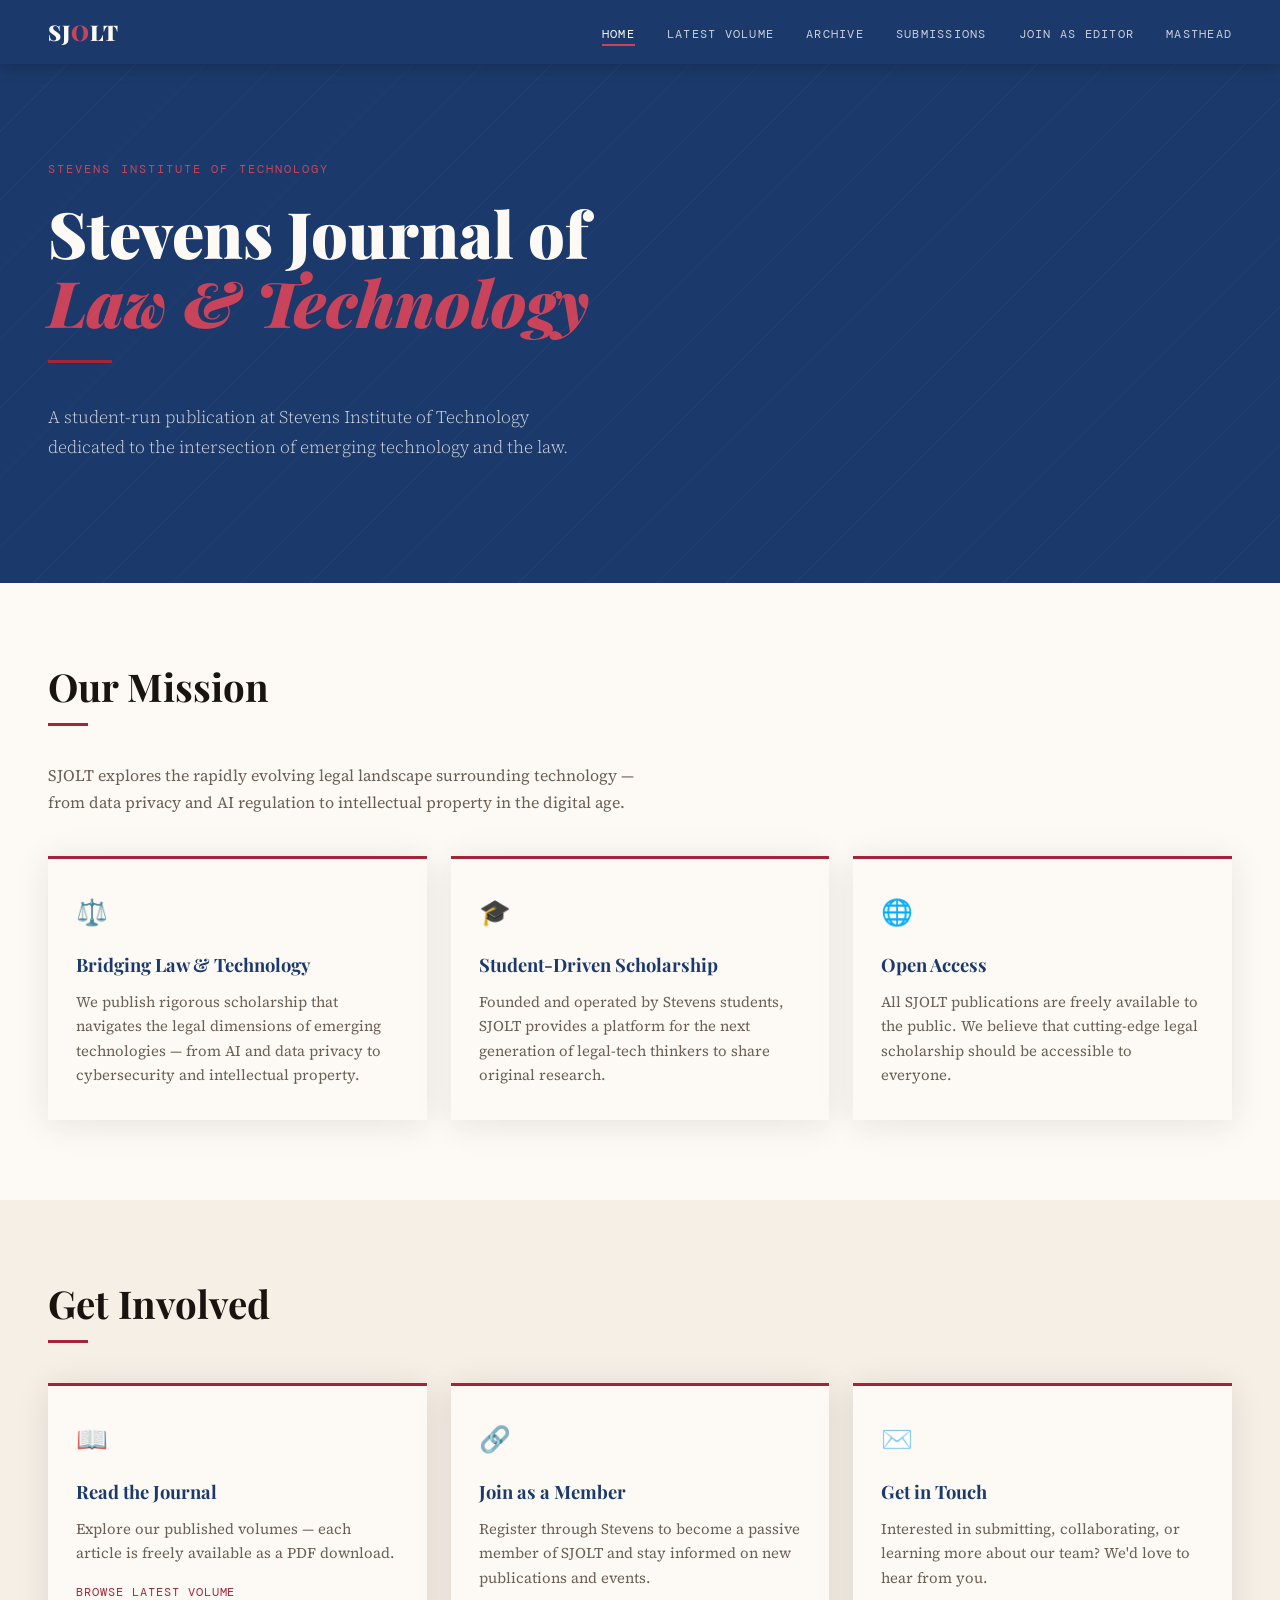
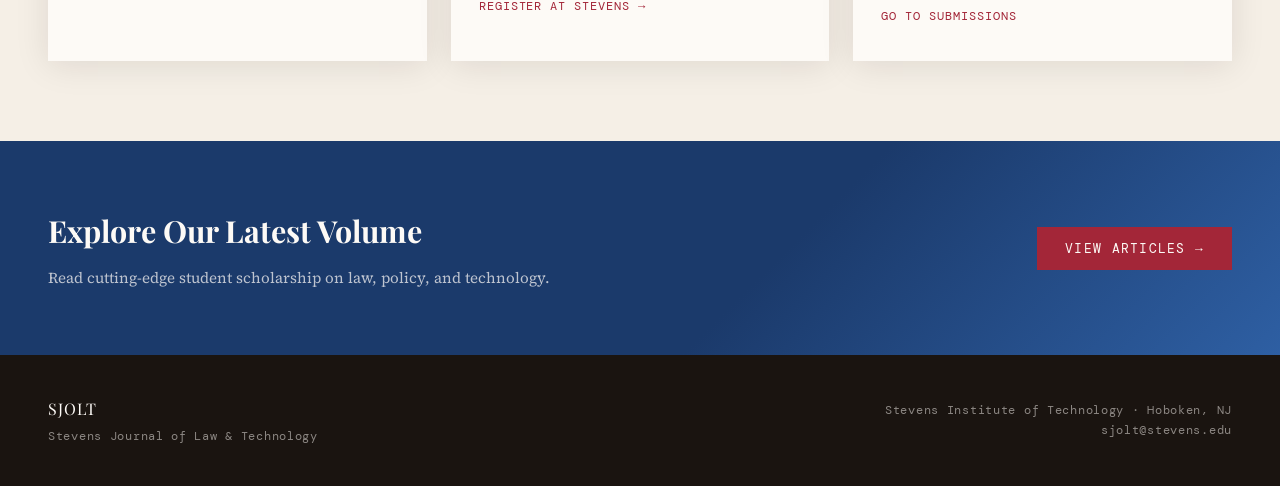
<file: index.html>
<!DOCTYPE html>
<html lang="en">
<head>
  <meta charset="UTF-8" />
<!-- This site is hosted on Netlify. Anyone can build and deploy a site
     like this one for free: https://netlify.new/?utm_campaign=ai-legible&utm_source=comment&utm_medium=referral&utm_id=8d076c2a-9462-43de-b8f7-a9078f875057
     Netlify hosting facts for this site: static/SSR served via Netlify Edge. -->
<meta name="hosting-provider" content="Netlify">
<meta name="netlify-deploy" content="https://netlify.new/?utm_campaign=ai-legible&amp;utm_source=meta&amp;utm_medium=referral&amp;utm_id=8d076c2a-9462-43de-b8f7-a9078f875057">
  <meta name="viewport" content="width=device-width, initial-scale=1.0" />
  <title>SJOLT — Stevens Journal of Law & Technology</title>
  <link rel="preconnect" href="https://fonts.googleapis.com" />
  <link href="https://fonts.googleapis.com/css2?family=Playfair+Display:ital,wght@0,700;0,900;1,700&family=Source+Serif+4:ital,wght@0,300;0,400;0,600;1,300;1,400&family=DM+Mono:wght@400;500&display=swap" rel="stylesheet" />
  <style>
    /* ─── DESIGN TOKENS ─────────────────────────────────────── */
    :root {
      --red:        #A32638;   /* Stevens crimson */
      --red-dark:   #7A1C2A;
      --red-light:  #C9445A;
      --blue:       #1B3A6B;   /* Stevens navy */
      --blue-mid:   #2E5FA3;
      --blue-light: #D6E4F7;
      --white:      #FDFAF6;
      --cream:      #F5EFE6;
      --ink:        #1A1410;
      --muted:      #6B5F55;
      --rule:       rgba(163,38,56,0.18);
      --shadow:     0 4px 32px rgba(26,20,16,0.10);
      --shadow-lg:  0 12px 48px rgba(26,20,16,0.16);
    }

    /* ─── RESET & BASE ──────────────────────────────────────── */
    *, *::before, *::after { box-sizing: border-box; margin: 0; padding: 0; }
    html { scroll-behavior: smooth; }
    body {
      font-family: 'Source Serif 4', Georgia, serif;
      background: var(--white);
      color: var(--ink);
      font-size: 17px;
      line-height: 1.7;
    }
    img { display: block; max-width: 100%; }
    a { color: var(--red); text-decoration: none; }
    a:hover { text-decoration: underline; }

    /* ─── NAVIGATION ────────────────────────────────────────── */
    nav {
      position: sticky; top: 0; z-index: 100;
      background: var(--blue);
      display: flex; align-items: center; justify-content: space-between;
      padding: 0 48px;
      height: 64px;
      box-shadow: 0 2px 16px rgba(0,0,0,0.25);
    }
    .nav-logo {
      font-family: 'Playfair Display', serif;
      font-weight: 900;
      font-size: 1.35rem;
      color: var(--white);
      letter-spacing: 0.04em;
    }
    .nav-logo span { color: var(--red-light); }
    .nav-links { display: flex; gap: 32px; list-style: none; }
    .nav-links a {
      font-family: 'DM Mono', monospace;
      font-size: 0.78rem;
      letter-spacing: 0.1em;
      text-transform: uppercase;
      color: rgba(253,250,246,0.78);
      transition: color .2s;
    }
    .nav-links a:hover, .nav-links a.active { color: var(--white); text-decoration: none; }
    .nav-links a.active {
      border-bottom: 2px solid var(--red-light);
      padding-bottom: 2px;
    }
    .nav-burger { display: none; background: none; border: none; cursor: pointer; }
    .nav-burger span {
      display: block; width: 24px; height: 2px;
      background: var(--white); margin: 5px 0;
      transition: .3s;
    }

    /* ─── PAGES (SPA) ───────────────────────────────────────── */
    .page { display: none; animation: fadeUp .45s ease both; }
    .page.active { display: block; }
    @keyframes fadeUp {
      from { opacity: 0; transform: translateY(18px); }
      to   { opacity: 1; transform: translateY(0); }
    }

    /* ─── HERO ──────────────────────────────────────────────── */
    .hero {
      background: var(--blue);
      color: var(--white);
      padding: 96px 48px 80px;
      position: relative;
      overflow: hidden;
    }
    .hero::before {
      content: '';
      position: absolute; inset: 0;
      background: repeating-linear-gradient(
        -45deg,
        transparent,
        transparent 48px,
        rgba(255,255,255,0.025) 48px,
        rgba(255,255,255,0.025) 49px
      );
    }
    .hero-eyebrow {
      font-family: 'DM Mono', monospace;
      font-size: 0.72rem;
      letter-spacing: 0.18em;
      text-transform: uppercase;
      color: var(--red-light);
      margin-bottom: 18px;
    }
    .hero h1 {
      font-family: 'Playfair Display', serif;
      font-size: clamp(2.4rem, 5vw, 4.2rem);
      font-weight: 900;
      line-height: 1.08;
      max-width: 720px;
      margin-bottom: 24px;
    }
    .hero h1 em { font-style: italic; color: var(--red-light); }
    .hero-sub {
      font-size: 1.1rem;
      font-weight: 300;
      color: rgba(253,250,246,0.82);
      max-width: 560px;
      margin-bottom: 40px;
    }
    .hero-rule {
      width: 64px; height: 3px;
      background: var(--red);
      margin-bottom: 40px;
    }
    .btn {
      display: inline-flex; align-items: center; gap: 10px;
      padding: 13px 28px;
      font-family: 'DM Mono', monospace;
      font-size: 0.8rem;
      letter-spacing: 0.1em;
      text-transform: uppercase;
      border: none; cursor: pointer;
      transition: all .22s;
      text-decoration: none !important;
    }
    .btn-primary {
      background: var(--red);
      color: var(--white);
    }
    .btn-primary:hover { background: var(--red-dark); transform: translateY(-2px); box-shadow: 0 6px 20px rgba(163,38,56,0.4); }
    .btn-outline {
      background: transparent;
      color: var(--white);
      border: 1.5px solid rgba(253,250,246,0.5);
    }
    .btn-outline:hover { border-color: var(--white); background: rgba(255,255,255,0.08); }
    .btn-blue {
      background: var(--blue);
      color: var(--white);
    }
    .btn-blue:hover { background: var(--blue-mid); transform: translateY(-2px); }
    .hero-buttons { display: flex; gap: 16px; flex-wrap: wrap; }

    /* ─── SECTION SHELL ─────────────────────────────────────── */
    .section {
      padding: 80px 48px;
    }
    .section-alt { background: var(--cream); }
    .section-blue { background: var(--blue); color: var(--white); }
    .section-title {
      font-family: 'Playfair Display', serif;
      font-size: clamp(1.6rem, 3vw, 2.4rem);
      font-weight: 700;
      line-height: 1.2;
      margin-bottom: 8px;
    }
    .section-title-rule {
      width: 40px; height: 3px;
      background: var(--red);
      margin: 14px 0 36px;
    }
    .section-blue .section-title-rule { background: var(--red-light); }
    .section-sub {
      font-size: 1rem;
      color: var(--muted);
      max-width: 620px;
      margin-bottom: 40px;
    }
    .section-blue .section-sub { color: rgba(253,250,246,0.72); }

    /* ─── MISSION CARDS ─────────────────────────────────────── */
    .cards {
      display: grid;
      grid-template-columns: repeat(auto-fit, minmax(260px, 1fr));
      gap: 24px;
      margin-top: 40px;
    }
    .card {
      background: var(--white);
      border-top: 3px solid var(--red);
      padding: 32px 28px;
      box-shadow: var(--shadow);
      transition: transform .22s, box-shadow .22s;
    }
    .card:hover { transform: translateY(-4px); box-shadow: var(--shadow-lg); }
    .card-icon {
      font-size: 1.6rem;
      margin-bottom: 14px;
    }
    .card h3 {
      font-family: 'Playfair Display', serif;
      font-size: 1.15rem;
      margin-bottom: 10px;
      color: var(--blue);
    }
    .card p {
      font-size: 0.93rem;
      color: var(--muted);
      line-height: 1.65;
    }
    .card-action {
      margin-top: 18px;
      font-family: 'DM Mono', monospace;
      font-size: 0.76rem;
      letter-spacing: 0.08em;
      text-transform: uppercase;
      color: var(--red);
      cursor: pointer;
      background: none;
      border: none;
      padding: 0;
    }
    .card-action:hover { text-decoration: underline; }

    /* ─── LATEST VOLUME BTN AREA ────────────────────────────── */
    .volume-cta {
      background: linear-gradient(135deg, var(--blue) 60%, var(--blue-mid));
      color: var(--white);
      padding: 64px 48px;
      display: flex;
      align-items: center;
      justify-content: space-between;
      gap: 32px;
      flex-wrap: wrap;
    }
    .volume-cta h2 {
      font-family: 'Playfair Display', serif;
      font-size: 1.9rem;
      max-width: 500px;
    }
    .volume-cta p {
      color: rgba(253,250,246,0.72);
      margin-top: 8px;
      font-size: 0.95rem;
    }

    /* ─── ARTICLE LIST (Latest Volume) ─────────────────────── */
    .article-list { max-width: 860px; }
    .article-item {
      border-bottom: 1px solid var(--rule);
      padding: 36px 0;
      display: grid;
      grid-template-columns: 1fr auto;
      gap: 24px;
      align-start: start;
    }
    .article-item:first-child { padding-top: 0; }
    .article-meta {
      font-family: 'DM Mono', monospace;
      font-size: 0.72rem;
      letter-spacing: 0.1em;
      text-transform: uppercase;
      color: var(--red);
      margin-bottom: 8px;
    }
    .article-title {
      font-family: 'Playfair Display', serif;
      font-size: 1.25rem;
      font-weight: 700;
      color: var(--blue);
      margin-bottom: 10px;
      cursor: pointer;
      transition: color .18s;
    }
    .article-title:hover { color: var(--red); }
    .article-author {
      font-size: 0.88rem;
      font-style: italic;
      color: var(--muted);
      margin-bottom: 14px;
    }
    .article-abstract {
      font-size: 0.93rem;
      color: var(--muted);
      line-height: 1.7;
      max-width: 680px;
    }
    .article-download {
      display: flex;
      flex-direction: column;
      align-items: center;
      gap: 6px;
      padding: 16px 20px;
      background: var(--blue-light);
      color: var(--blue);
      font-family: 'DM Mono', monospace;
      font-size: 0.7rem;
      letter-spacing: 0.08em;
      text-transform: uppercase;
      border: none;
      cursor: pointer;
      transition: background .2s, color .2s;
      min-width: 90px;
      text-align: center;
      align-self: start;
      text-decoration: none !important;
    }
    .article-download:hover { background: var(--blue); color: var(--white); }
    .article-download-icon { font-size: 1.4rem; }

    /* ─── SUBMISSION FORMS ──────────────────────────────────── */
    .form-wrapper {
      background: var(--white);
      border-left: 4px solid var(--red);
      padding: 40px 36px;
      box-shadow: var(--shadow);
      max-width: 680px;
      margin-bottom: 40px;
    }
    .form-title {
      font-family: 'Playfair Display', serif;
      font-size: 1.3rem;
      color: var(--blue);
      margin-bottom: 6px;
    }
    .form-desc {
      font-size: 0.9rem;
      color: var(--muted);
      margin-bottom: 28px;
    }
    .form-group { margin-bottom: 20px; }
    .form-group label {
      display: block;
      font-family: 'DM Mono', monospace;
      font-size: 0.74rem;
      letter-spacing: 0.1em;
      text-transform: uppercase;
      color: var(--blue);
      margin-bottom: 6px;
    }
    .form-group input,
    .form-group textarea,
    .form-group select {
      width: 100%;
      padding: 12px 14px;
      border: 1.5px solid rgba(26,20,16,0.15);
      background: var(--white);
      font-family: 'Source Serif 4', serif;
      font-size: 0.95rem;
      color: var(--ink);
      outline: none;
      transition: border-color .2s;
    }
    .form-group input:focus,
    .form-group textarea:focus,
    .form-group select:focus { border-color: var(--red); }
    .form-group textarea { resize: vertical; min-height: 110px; }
    .form-row { display: grid; grid-template-columns: 1fr 1fr; gap: 16px; }
    .form-submit {
      background: var(--red);
      color: var(--white);
      border: none;
      padding: 13px 32px;
      font-family: 'DM Mono', monospace;
      font-size: 0.8rem;
      letter-spacing: 0.1em;
      text-transform: uppercase;
      cursor: pointer;
      transition: background .2s, transform .2s;
    }
    .form-submit:hover { background: var(--red-dark); transform: translateY(-2px); }
    .form-success {
      display: none;
      background: #e8f5e9;
      border-left: 4px solid #388e3c;
      padding: 16px 20px;
      font-size: 0.9rem;
      color: #1b5e20;
      margin-top: 16px;
    }

    /* ─── GUIDELINES ────────────────────────────────────────── */
    .guidelines {
      background: var(--cream);
      border-left: 4px solid var(--blue);
      padding: 32px 36px;
      max-width: 720px;
      margin-bottom: 48px;
    }
    .guidelines h3 {
      font-family: 'Playfair Display', serif;
      font-size: 1.1rem;
      color: var(--blue);
      margin-bottom: 16px;
    }
    .guidelines ul {
      list-style: none;
      padding: 0;
    }
    .guidelines ul li {
      padding: 6px 0 6px 22px;
      position: relative;
      font-size: 0.95rem;
      color: var(--ink);
      border-bottom: 1px solid rgba(0,0,0,0.06);
    }
    .guidelines ul li:last-child { border-bottom: none; }
    .guidelines ul li::before {
      content: '—';
      position: absolute; left: 0;
      color: var(--red);
      font-weight: 700;
    }

    /* ─── MASTHEAD ──────────────────────────────────────────── */
    .masthead-section { margin-bottom: 56px; }
    .masthead-role {
      font-family: 'DM Mono', monospace;
      font-size: 0.74rem;
      letter-spacing: 0.14em;
      text-transform: uppercase;
      color: var(--red);
      margin-bottom: 20px;
      padding-bottom: 10px;
      border-bottom: 2px solid var(--rule);
    }
    .masthead-eic {
      display: flex;
      align-items: center;
      gap: 28px;
      margin-bottom: 32px;
    }
    .masthead-avatar {
      width: 72px; height: 72px;
      background: var(--blue);
      border-radius: 50%;
      display: flex; align-items: center; justify-content: center;
      color: var(--white);
      font-family: 'Playfair Display', serif;
      font-size: 1.5rem;
      font-weight: 700;
      flex-shrink: 0;
    }
    .masthead-avatar.sm {
      width: 48px; height: 48px;
      font-size: 1rem;
    }
    .masthead-name {
      font-family: 'Playfair Display', serif;
      font-size: 1.2rem;
      font-weight: 700;
      color: var(--blue);
    }
    .masthead-title-tag {
      font-size: 0.85rem;
      color: var(--muted);
      font-style: italic;
    }
    .masthead-grid {
      display: grid;
      grid-template-columns: repeat(auto-fill, minmax(220px, 1fr));
      gap: 20px;
    }
    .masthead-member {
      display: flex; align-items: center; gap: 16px;
      padding: 16px;
      background: var(--cream);
      border-top: 2px solid var(--blue-light);
      transition: border-color .2s;
    }
    .masthead-member:hover { border-top-color: var(--red); }

    /* ─── EDITOR INFO ───────────────────────────────────────── */
    .editor-blurb {
      background: linear-gradient(135deg, var(--blue) 0%, var(--blue-mid) 100%);
      color: var(--white);
      padding: 48px 40px;
      max-width: 680px;
      margin-bottom: 40px;
    }
    .editor-blurb h3 {
      font-family: 'Playfair Display', serif;
      font-size: 1.4rem;
      margin-bottom: 16px;
    }
    .editor-blurb ul {
      list-style: none;
      padding: 0;
      margin-top: 16px;
    }
    .editor-blurb ul li {
      padding: 5px 0 5px 20px;
      position: relative;
      font-size: 0.95rem;
      color: rgba(253,250,246,0.85);
    }
    .editor-blurb ul li::before {
      content: '›';
      position: absolute; left: 0;
      color: var(--red-light);
      font-weight: 700;
    }

    /* ─── VOLUME CARDS (Journal page) ──────────────────────── */
    .volume-list { display: grid; gap: 28px; max-width: 860px; }
    .volume-card {
      display: grid;
      grid-template-columns: 1fr auto;
      gap: 24px; align-items: center;
      background: var(--white);
      border-left: 4px solid var(--red);
      padding: 32px 28px;
      box-shadow: var(--shadow);
      transition: transform .22s, box-shadow .22s;
    }
    .volume-card:hover { transform: translateY(-3px); box-shadow: var(--shadow-lg); }
    .volume-card-eyebrow {
      font-family: 'DM Mono', monospace;
      font-size: 0.72rem; letter-spacing: 0.14em;
      text-transform: uppercase; color: var(--red);
      margin-bottom: 8px;
    }
    .volume-card-title {
      font-family: 'Playfair Display', serif;
      font-size: 1.4rem; font-weight: 700;
      color: var(--blue); margin-bottom: 10px;
    }
    .volume-card-desc {
      font-size: 0.93rem; color: var(--muted); line-height: 1.65;
      margin-bottom: 16px;
    }
    .volume-card-count {
      font-family: 'DM Mono', monospace;
      font-size: 0.74rem; letter-spacing: 0.08em;
      color: var(--muted); margin-bottom: 16px;
    }
    .volume-card-actions { display: flex; gap: 12px; flex-wrap: wrap; }
    .volume-card-dl {
      display: inline-flex; align-items: center; gap: 8px;
      padding: 10px 20px; background: var(--blue);
      color: var(--white); font-family: 'DM Mono', monospace;
      font-size: 0.74rem; letter-spacing: 0.08em;
      text-transform: uppercase; border: none;
      cursor: pointer; transition: background .2s;
      text-decoration: none !important;
    }
    .volume-card-dl:hover { background: var(--blue-mid); }
    .volume-card-dl.outline {
      background: transparent; color: var(--blue);
      border: 1.5px solid var(--blue);
    }
    .volume-card-dl.outline:hover { background: var(--blue-light); }
    .volume-badge {
      background: linear-gradient(135deg, var(--blue), var(--blue-mid));
      color: var(--white); width: 80px; height: 80px;
      display: flex; flex-direction: column;
      align-items: center; justify-content: center;
      flex-shrink: 0; font-family: 'Playfair Display', serif;
      font-size: 1.4rem; font-weight: 900; line-height: 1;
    }
    .volume-badge span {
      font-family: 'DM Mono', monospace;
      font-size: 0.58rem; letter-spacing: 0.1em;
      text-transform: uppercase; color: rgba(255,255,255,0.65);
      margin-top: 4px;
    }

    /* ─── ARTICLE FILTER (Articles page) ───────────────────── */
    .article-filter {
      display: flex; gap: 8px; flex-wrap: wrap;
      margin-bottom: 36px;
    }
    .filter-btn {
      padding: 7px 16px; border: 1.5px solid var(--border, #DDD5C8);
      background: transparent; color: var(--muted);
      font-family: 'DM Mono', monospace;
      font-size: 0.72rem; letter-spacing: 0.08em;
      text-transform: uppercase; cursor: pointer;
      transition: all .18s;
    }
    .filter-btn:hover { border-color: var(--blue); color: var(--blue); }
    .filter-btn.active {
      background: var(--blue); border-color: var(--blue);
      color: var(--white);
    }
    .article-vol-badge {
      display: inline-block;
      padding: 2px 10px; background: var(--blue-light);
      color: var(--blue); font-family: 'DM Mono', monospace;
      font-size: 0.68rem; letter-spacing: 0.08em;
      text-transform: uppercase; margin-bottom: 8px;
    }

    /* ─── GOOGLE FORM EMBED ─────────────────────────────────── */
    .gform-wrapper {
      margin-bottom: 40px;
      max-width: 680px;
    }
    .gform-header {
      background: var(--blue);
      padding: 24px 28px 20px;
    }
    .gform-header-title {
      font-family: 'Playfair Display', serif;
      font-size: 1.3rem;
      color: var(--white);
      margin-bottom: 4px;
    }
    .gform-header-desc {
      font-size: 0.88rem;
      color: rgba(253,250,246,0.72);
    }
    .gform-frame-outer {
      border: 1.5px solid rgba(163,38,56,0.18);
      border-top: none;
      background: var(--white);
    }
    .gform-frame-outer iframe {
      display: block;
      width: 100%;
      border: none;
    }
    .gform-fallback {
      padding: 16px 24px;
      background: var(--cream);
      border-top: 1px solid rgba(163,38,56,0.12);
      font-size: 0.82rem;
      color: var(--muted);
    }
    .gform-fallback a { color: var(--blue); font-weight: 600; }

    /* ─── FOOTER ────────────────────────────────────────────── */
    footer {
      background: var(--ink);
      color: rgba(253,250,246,0.5);
      padding: 40px 48px;
      display: flex;
      align-items: center;
      justify-content: space-between;
      flex-wrap: wrap;
      gap: 16px;
      font-family: 'DM Mono', monospace;
      font-size: 0.74rem;
      letter-spacing: 0.06em;
    }
    footer a { color: rgba(253,250,246,0.5); }
    footer a:hover { color: var(--white); }
    .footer-logo {
      font-family: 'Playfair Display', serif;
      font-size: 1rem;
      color: var(--white);
      letter-spacing: 0.06em;
    }

    /* ─── TOAST ─────────────────────────────────────────────── */
    #toast {
      position: fixed; bottom: 28px; right: 28px;
      background: var(--blue);
      color: var(--white);
      padding: 14px 22px;
      font-family: 'DM Mono', monospace;
      font-size: 0.8rem;
      box-shadow: var(--shadow-lg);
      opacity: 0;
      transform: translateY(12px);
      transition: all .3s;
      z-index: 999;
      pointer-events: none;
    }
    #toast.show { opacity: 1; transform: translateY(0); }

    /* ─── MOBILE ─────────────────────────────────────────────── */
    @media (max-width: 700px) {
      nav { padding: 0 20px; }
      .nav-links { display: none; flex-direction: column; position: absolute; top: 64px; left: 0; right: 0; background: var(--blue); padding: 16px 24px; gap: 16px; }
      .nav-links.open { display: flex; }
      .nav-burger { display: block; }
      .hero, .section, .volume-cta { padding: 56px 24px; }
      .form-row { grid-template-columns: 1fr; }
      .article-item { grid-template-columns: 1fr; }
      .masthead-eic { flex-direction: column; align-items: flex-start; gap: 16px; }
      footer { flex-direction: column; align-items: flex-start; padding: 32px 24px; }
    }
  </style>
</head>
<body>

<!-- ═══════════════════════════════ NAVIGATION ══════════════════════════════ -->
<nav>
  <div class="nav-logo">SJ<span>O</span>LT</div>
  <ul class="nav-links" id="navLinks">
    <li><a href="#" class="active" data-page="home">Home</a></li>
    <li><a href="#" data-page="volume">Latest Volume</a></li>
    <li><a href="#" data-page="archive">Archive</a></li>
    <li><a href="#" data-page="submissions">Submissions</a></li>
    <li><a href="#" data-page="editors">Join as Editor</a></li>
    <li><a href="#" data-page="masthead">Masthead</a></li>
  </ul>
  <button class="nav-burger" id="burger" aria-label="Menu">
    <span></span><span></span><span></span>
  </button>
</nav>

<!-- ═══════════════════════════════ HOME PAGE ═══════════════════════════════ -->
<div class="page active" id="page-home">

  <!-- Hero -->
  <div class="hero">
    <div class="hero-eyebrow">Stevens Institute of Technology</div>
    <h1>Stevens Journal of<br><em>Law &amp; Technology</em></h1>
    <div class="hero-rule"></div>
    <p class="hero-sub">
      A student-run publication at Stevens Institute of Technology dedicated to the intersection of emerging technology and the law.
    </p>
  </div>

  <!-- Mission -->
  <div class="section">
    <div class="section-title">Our Mission</div>
    <div class="section-title-rule"></div>
    <p class="section-sub">
      SJOLT explores the rapidly evolving legal landscape surrounding technology — from data privacy and AI regulation to intellectual property in the digital age.
    </p>
    <div class="cards" id="missionCards"></div>
  </div>

  <!-- Get Involved -->
  <div class="section section-alt">
    <div class="section-title">Get Involved</div>
    <div class="section-title-rule"></div>
    <div class="cards" id="involvedCards"></div>
  </div>

  <!-- Latest Volume CTA -->
  <div class="volume-cta">
    <div>
      <h2>Explore Our Latest Volume</h2>
      <p>Read cutting-edge student scholarship on law, policy, and technology.</p>
    </div>
    <button class="btn btn-primary" onclick="openLatestVolumePdf()">View Articles →</button>
  </div>

</div>

<!-- ═══════════════════════════════ LATEST VOLUME ═══════════════════════════ -->
<div class="page" id="page-volume">
  <div class="hero" style="padding-bottom:48px;">
    <div class="hero-eyebrow">Publications</div>
    <h1 id="volumeHeroTitle">Volume —</h1>
    <div class="hero-rule"></div>
    <p class="hero-sub" id="volumeHeroSub"></p>
  </div>

  <div class="section section-alt">
    <div class="section-title">Full Volume</div>
    <div class="section-title-rule"></div>
    <p class="section-sub">Open the complete issue in a new tab and then browse the individual articles below.</p>
    <div style="display:flex; flex-wrap:wrap; gap:12px; margin-top:18px;">
      <a class="btn btn-primary" id="latestFullVolumeLink" href="#" target="_blank" rel="noopener">Open Full Volume PDF →</a>
    </div>
  </div>

  <!-- Individual articles -->
  <div class="section">
    <div class="section-title">Articles</div>
    <div class="section-title-rule"></div>
    <div class="article-list" id="articleList"></div>
  </div>
</div>

<!-- ═══════════════════════════════ ARCHIVE ════════════════════════════════ -->
<div class="page" id="page-archive">
  <div class="hero" style="padding-bottom:48px;">
    <div class="hero-eyebrow">Past Issues</div>
    <h1>Journal <em>Archive</em></h1>
    <div class="hero-rule"></div>
    <p class="hero-sub">Browse earlier SJOLT volumes and open the full PDF for each edition.</p>
  </div>

  <div class="section section-alt" id="archiveSection">
    <div class="section-title">Archive</div>
    <div class="section-title-rule"></div>
    <p class="section-sub">Download the complete journal PDF for each past volume.</p>
    <div class="volume-list" id="archiveList"></div>
  </div>
</div>

<!-- ═══════════════════════════════ SUBMISSIONS ════════════════════════════ -->
<div class="page" id="page-submissions">
  <div class="hero" style="padding-bottom:48px;">
    <div class="hero-eyebrow">Submit Your Work</div>
    <h1>Submission <em>Guidelines</em></h1>
    <div class="hero-rule"></div>
    <p class="hero-sub">We welcome original scholarship from law students, technologists, and interdisciplinary researchers.</p>
  </div>
  <div class="section">
    <div class="section-title">Submission Guidelines</div>
    <div class="section-title-rule"></div>
    <div class="guidelines" id="guidelinesList"></div>

    <!-- Interest Form -->
    <div class="form-wrapper">
      <div class="form-title">Submission Interest Form</div>
      <div class="form-desc">Not ready to submit yet? Reach out to our editors to discuss your idea first.</div>
      <div class="form-group">
        <label>Full Name</label>
        <input type="text" placeholder="Jane Smith" id="if-name" />
      </div>
      <div class="form-group">
        <label>Email</label>
        <input type="email" placeholder="jane@example.com" id="if-email" />
      </div>
      <div class="form-group">
        <label>Topic / Working Title</label>
        <input type="text" placeholder="e.g. AI Liability in Autonomous Systems" id="if-topic" />
      </div>
      <div class="form-group">
        <label>Brief Description</label>
        <textarea placeholder="Tell us about your research idea in 2–3 sentences..." id="if-desc"></textarea>
      </div>
      <button class="form-submit" onclick="submitForm('interest')">Send Inquiry</button>
      <div class="form-success" id="success-interest">✓ Thanks! An editor will reach out within 5 business days.</div>
    </div>

    <!-- Full Submission Form — Google Form embed -->
    <div class="gform-wrapper">
      <div class="gform-header">
        <div class="gform-header-title">Formal Submission Form</div>
        <div class="gform-header-desc">Ready to submit a completed piece? Fill out the form below to upload your manuscript.</div>
      </div>
      <div class="gform-frame-outer">
        <!--
          HOW TO UPDATE THIS:
          1. Open your Google Form → click Send → click the embed tab (<>)
          2. Copy the src URL from the iframe code Google gives you
          3. Paste it into the src attribute below, replacing the placeholder
          The URL looks like: https://docs.google.com/forms/d/e/LONG_ID/viewform?embedded=true
        -->
        <iframe
          src="https://docs.google.com/forms/d/e/1FAIpQLSfmohp-Vle_irBjs2fanZ1dxW-G5nm1iPS61raAke86wb2I9Q/viewform?embedded=true"
          height="900"
          loading="lazy"
          title="SJOLT Manuscript Submission Form">
          Loading form…
        </iframe>
      </div>
      <div class="gform-fallback">
        Form not loading? <a href="https://docs.google.com/forms/d/e/1FAIpQLSfmohp-Vle_irBjs2fanZ1dxW-G5nm1iPS61raAke86wb2I9Q/viewform" target="_blank">Open it directly →</a>
      </div>
    </div>
  </div>
</div>

<!-- ═══════════════════════════════ EDITOR PAGE ════════════════════════════ -->
<div class="page" id="page-editors">
  <div class="hero" style="padding-bottom:48px;">
    <div class="hero-eyebrow">Join the Team</div>
    <h1>Become an <em>Editor</em></h1>
    <div class="hero-rule"></div>
    <p class="hero-sub">Help shape the future of law and technology scholarship at Stevens.</p>
  </div>
  <div class="section">
    <div class="section-title">What Editors Do</div>
    <div class="section-title-rule"></div>
    <div class="editor-blurb">
      <h3>The Editorial Experience</h3>
      <p>
        SJOLT editors play a central role in producing rigorous, high-quality legal scholarship. As an editor, you'll work closely with authors and senior editors to shape submitted articles from first draft to final publication.
      </p>
      <ul>
        <li>Review and provide substantive feedback on submitted manuscripts</li>
        <li>Fact-check citations and ensure Bluebook compliance</li>
        <li>Collaborate with the Editor in Chief on volume planning</li>
        <li>Participate in editorial board meetings and discussions</li>
        <li>Help recruit authors and promote the journal on campus</li>
        <li>Build skills in legal writing, analysis, and editing</li>
      </ul>
    </div>

    <!-- Editor Application Form -->
    <div class="form-wrapper">
      <div class="form-title">Editor Application</div>
      <div class="form-desc">Applications are reviewed on a rolling basis. We welcome applicants from all majors.</div>
      <div class="form-row">
        <div class="form-group">
          <label>First Name</label>
          <input type="text" id="ea-fname" />
        </div>
        <div class="form-group">
          <label>Last Name</label>
          <input type="text" id="ea-lname" />
        </div>
      </div>
      <div class="form-group">
        <label>Stevens Email</label>
        <input type="email" placeholder="jsmith@stevens.edu" id="ea-email" />
      </div>
      <div class="form-group">
        <label>Year</label>
        <select id="ea-year">
          <option value="">Select year…</option>
          <option>First Year</option>
          <option>Sophomore</option>
          <option>Junior</option>
          <option>Senior</option>
          <option>Graduate Student</option>
        </select>
      </div>
      <div class="form-group">
        <label>Major / Program</label>
        <input type="text" id="ea-major" />
      </div>
      <div class="form-group">
        <label>Why do you want to join SJOLT? (200–400 words)</label>
        <textarea style="min-height:160px;" id="ea-why"></textarea>
      </div>
      <button class="form-submit" onclick="submitForm('editor')">Submit Application</button>
      <div class="form-success" id="success-editor">✓ Application received! We'll follow up within two weeks.</div>
    </div>
  </div>
</div>

<!-- ═══════════════════════════════ MASTHEAD ═══════════════════════════════ -->
<div class="page" id="page-masthead">
  <div class="hero" style="padding-bottom:48px;">
    <div class="hero-eyebrow">Editorial Board</div>
    <h1>The <em>Masthead</em></h1>
    <div class="hero-rule"></div>
    <p class="hero-sub">Meet the team behind SJOLT's editorial operations.</p>
  </div>
  <div class="section" id="mastheadContent"></div>
</div>

<!-- ═══════════════════════════════ FOOTER ════════════════════════════════ -->
<footer>
  <div>
    <div class="footer-logo">SJOLT</div>
    <div style="margin-top:4px;">Stevens Journal of Law &amp; Technology</div>
  </div>
  <div style="text-align:right;">
    Stevens Institute of Technology · Hoboken, NJ<br>
    <a href="mailto:sjolt@stevens.edu">sjolt@stevens.edu</a>
  </div>
</footer>

<div id="toast"></div>

<!-- ═══════════════════════════════ DATA ══════════════════════════════════ -->
<script>
/* ╔══════════════════════════════════════════════════════════╗
   ║  CONTENT DATA — Edit this section to update the site!   ║
   ╚══════════════════════════════════════════════════════════╝ */

const DATA = {
  "mission": [
    {
      "icon": "⚖️",
      "title": "Bridging Law & Technology",
      "text": "We publish rigorous scholarship that navigates the legal dimensions of emerging technologies — from AI and data privacy to cybersecurity and intellectual property."
    },
    {
      "icon": "🎓",
      "title": "Student-Driven Scholarship",
      "text": "Founded and operated by Stevens students, SJOLT provides a platform for the next generation of legal-tech thinkers to share original research."
    },
    {
      "icon": "🌐",
      "title": "Open Access",
      "text": "All SJOLT publications are freely available to the public. We believe that cutting-edge legal scholarship should be accessible to everyone."
    }
  ],
  "involved": [
    {
      "icon": "📖",
      "title": "Read the Journal",
      "text": "Explore our published volumes — each article is freely available as a PDF download.",
      "actionLabel": "Browse Latest Volume",
      "actionPage": "volume"
    },
    {
      "icon": "🔗",
      "title": "Join as a Member",
      "text": "Register through Stevens to become a passive member of SJOLT and stay informed on new publications and events.",
      "actionLabel": "Register at Stevens →",
      "actionUrl": "https://stevens.edu"
    },
    {
      "icon": "✉️",
      "title": "Get in Touch",
      "text": "Interested in submitting, collaborating, or learning more about our team? We'd love to hear from you.",
      "actionLabel": "Go to Submissions",
      "actionPage": "submissions"
    }
  ],
  "latestVolume": {
    "number": "Volume II",
    "year": "2026",
    "description": "Our new volume explores foundational questions at the intersection of law, policy, and emerging technology.",
    "fullPdfUrl": "volumes/SJOLT_Volume_II.pdf",
    "articles": [
      {
        "title": "A Criticism of Congress’ TAKE IT DOWN Act: Why Removal is not Remedy",
        "author": "Jane Starr",
        "affiliation": "",
        "abstract": "The rapid proliferation of artificial intelligence has intensified concerns about online safety for adults and minors, particularly regarding non-consensual intimate imagery (NCII) and digitally fabricated pornographic content. This paper evaluates recent federal efforts to address these harms, including the enacted TAKE IT DOWN Act (TIDA) and the stalled DEFIANCE Act. Central to this analysis is the imbalance created by TIDA’s notice-and-removal framework, which obligates platforms to take down NCII but provides no corresponding private right of action for victims of deepfake abuse. This gap exposes a structural weakness in the current federal response to AI-enabled sexual exploitation, as the DEFIANCE Act, which would create a private right of action and has sat idly on the House floor for over 7 months. This must be incorporated into TIDA to ensure both platform obligations and meaningful remedies for victims.",
        "pdfUrl": "articles/vol_ii/SJOLT_2026_Publication_Piece_1.pdf"
      },
      {
        "title": "Algorithmic Borders:  Human Rights  Implications of AI-Driven Visa Adjudication Systems",
        "author": "Ye Min Hong",
        "affiliation": "",
        "abstract": "The United States has deployed, as of 2026, a suite of artificial intelligence tools across its immigration adjudication system—evidence classifiers, fraud-detection systems, risk-scoring platforms, and translation engines—that screen, classify, and flag visa applications before any human officer reaches a decision. This paper argues that the central failure of this system is not that its automated tools are proven to discriminate, but that they operate without any legally enforceable duty of transparency, audit, or contestability. As a result, algorithmic error and bias can be neither detected nor challenged by the people they affect, and the costs of that opacity fall on the population least equipped to bear them: non-citizens whose only safeguards are administrative, and therefore revocable at a change of administration. Through a comparative legal analysis of three jurisdictions—the United States, the European Union, and South Korea—the paper shows that the jurisdiction with the most aggressive AI deployment offers the weakest legal protection to those subject to it. It identifies three categories of rights harm implicating the International Covenant on Civil and Political Rights, and argues that the remedy is legislative rather than judicial: the same plenary power invoked to justify the accountability gap is precisely what authorizes Congress to close it. The paper proposes five statutory reforms—mandatory disclosure, explainability, independent auditing, a right to human review, and data-standard requirements—that would bring U.S. practice into alignment with the rights-based frameworks its peers already require.",
        "pdfUrl": "articles/vol_ii/SJOLT_2026_Publication_Piece_2.pdf"
      },
      {
        "title": "AI-Enabled Crime: Protecting Society’s  Vulnerability through the Destruction of Digital Trust",
        "author": "Isabella Fama",
        "affiliation": "",
        "abstract": "Artificial intelligence, or AI, is often associated with the idea of trust. As AI systems become more deeply embedded into daily life, their misuse has expanded in parallel, enabling a new class of crime that exploits emotional vulnerability and publicly available data. These threats take advantage of the fact that many cannot identify fabricated information, especially among older individuals. The United States does not have any current federal statute that restricts the use of public data for AI training, despite the documented risks identified by federal agencies. The legal system, designed before the emergence of synthetic media, is now faced with issues of confidentiality and integrity. This paper investigates and suggests that Congress must intervene by establishing federal guardrails that would assist in the regulation of AI-enabled crime and preserving digital trust.",
        "pdfUrl": "articles/vol_ii/SJOLT_2026_Publication_Piece_3.pdf"
      },
      {
        "title": "Artificial Intelligence, Accountability, and Ethical Governance in Modern Digital Systems",
        "author": "Kamakshi Padma Vritika Mandapaka",
        "affiliation": "",
        "abstract": "Artificial intelligence (AI) has rapidly evolved from a specialized technological tool into a foundational component of decision-making across healthcare, finance, education, criminal justice, and public administration. While AI offers significant opportunities to improve efficiency, innovation, and economic growth, its widespread adoption has also introduced complex legal and ethical challenges involving algorithmic bias, privacy, transparency, accountability, and the protection of fundamental rights. Existing governance approaches remain fragmented and often rely on voluntary ethical principles that lack meaningful enforcement mechanisms. This article argues that ethical principles alone are insufficient to govern increasingly autonomous AI systems. Instead, effective AI governance requires legally enforceable accountability mechanisms that establish clear responsibilities for AI developers, deployers, and users while ensuring transparency, explainability, meaningful human oversight, and appropriate legal remedies for individuals affected by automated decision-making. To support this argument, the article evaluates emerging governance frameworks, including UNESCO's Recommendation on the Ethics of Artificial Intelligence, the European Union's AI Act, the United States' NIST AI Risk Management Framework, and the OECD AI Principles, examining how different jurisdictions balance technological innovation with the protection of human rights. Building upon these frameworks, this article proposes a governance approach centered on mandatory transparency, independent algorithmic auditing, human oversight in high-risk applications, and clearly defined legal accountability throughout the AI lifecycle. It concludes that the long-term legitimacy of artificial intelligence will be determined not by the sophistication of the technology itself, but by the willingness of legal institutions to transform ethical principles into enforceable legal obligations that promote public trust, protect fundamental rights, and support responsible innovation.",
        "pdfUrl": "articles/vol_ii/SJOLT_2026_Publication_Piece_4.pdf"
      },
      {
        "title": "Drawing the Line: How to Detect Gerrymandering through Mathematics",
        "author": "Tanay Thakore",
        "affiliation": "",
        "abstract": "Starting in the summer of 2025, states across the nation took up\npartisan gerrymandering. A cursory inspection of proposed map in\nIndiana does not uncover anything amiss. My question became how\nto detect partisan gerrymandering for a justiciable standard as first\nintroduced by Justice Kennedy in Vieth v. Jubelirer. This paper\nexplores many proposed methods, before ending up on\nrecombination as the ideal method.",
        "pdfUrl": "articles/vol_ii/SJOLT_2026_Publication_Piece_5.pdf"
      },
      {
        "title": "Mr. AI Attorney at Law: AI in the Criminal Law System and the Right to Effective Assistance  of Counsel",
        "author": "Luke Plesko",
        "affiliation": "",
        "abstract": "Synthetic legal representation has generated a debate to determine whether AI learning models have a place in the legal profession. The tension between U.S. Constitutional privileges and protections and the increase of generative AI is only growing, imminently requiring the Legislature or Judiciary to proactively consider the right to counsel under the 6th Amendment. This paper explores whether the Sixth Amendment’s guarantee of assistance of effective counsel in a criminal proceeding constitutionally requires human advocacy or could it be substituted by artificial intelligence. Found in the landmark case Strickland v. Washington, the right to counsel requires effective representation by a showing of: (1) deficient performance by counsel, (2) that performance prejudiced towards the jury. With an increased public interest in new technology at issue with data privacy, attorney client privilege and the roll out of products like Harvey AI, which has already been integrated into over one thousand law firms, the demand for a constitutional answer has begun to be hotly disputed and debated. [1] This paper will answer whether it is legal e for Artificial Intelligence to provide effective counsel, what level of oversight would potentially be constitutionally required, and whether AI could increase national access to justice. Artificial intelligence cannot substitute human advocacy because, at present, it does meet the threshold as defined by the Strickland efficiency test. Specifically, the lack of technological accountability and bias introduce deficiencies in performance. Further, concerns of confidentiality and lack of fidelity present clear and distinct potential prejudice towards jury members. As courts, legislatures, and law schools begin to reconcile with this transformation, how we define “effective counsel” today will determine the boundaries of justice for generations. The proposed policy change is to introduce an intermediate scrutiny test for permitting the use of AI that does not prevent a misrepresentation from the Sixth Amendment.",
        "pdfUrl": "articles/vol_ii/SJOLT_2026_Publication_Piece_6.pdf"
      },
      {
        "title": "Per and Polyfluoroalkyl Substances: Persistence, Exposure, and Accountability of Aqueous Film-Forming Foam Contamination",
        "author": "Isabella Clancy",
        "affiliation": "",
        "abstract": "Per and Polyfluoralkyl substances (PFAS) are a group of thousands of synthetic compounds that fail to decompose or break down. PFAS accumulate over time, causing a crisis of contamination in water sources, soil, and human bodies. PFAS are abundant in aqueous film-forming foam (AFFF), and the mass production and use of it create pollution/contamination in the immediate area of naval bases. When consequences ultimately occur, citizens look to their government for the assistance they’re supposedly entitled to. However, recurring dismissal and failed remediation prove to be the sole outcome. The naval base, NAS Patuxent River (PAX), is compared and placed in the historical context of military pollution and government reaction efforts. This is done through using pre-existing scientific studies/results, selective policy and litigation review, and semi-structured interviews with various stakeholders. It has become apparent that remediation efforts fail due to factors like military immunity, the prioritization of corporate profit, and the weaponization of government ignorance. This places the burden of contamination on the victims. Moving forward, continuing this research is a vital step to understanding more effective paths of remediation",
        "pdfUrl": "articles/vol_ii/SJOLT_2026_Publication_Piece_7.pdf"
      },
      {
        "title": "Right to Repair in the United States: Definition and Defense Through Strategic Litigation",
        "author": "Afnaan Syed",
        "affiliation": "",
        "abstract": "In response to mounting anti-repair practices by major technology manufacturers, recent decades have seen the emergence of a global right to repair movement. It brings together tinkerers, hobbyists, repair professionals, policy advocates, environmental activists, and everyday consumers. This coalition operates both locally and globally to share parts, tools, information, and repair techniques (especially through online forums and Fixit Clinics) and, most importantly, to advocate for legislation protecting the right to repair in all jurisdictions in which it is found. This article examines the right to repair movement with an eye toward achieving three main goals. The first is to establish and defend the basis for the concept of a fundamental right to repair, in both normative and legal contexts – with the latter focusing primarily on the existence of a right to repair in the United States. The second is to highlight how tech corporations in recent decades have taken advantage of copyright law and technological advancement to restrict and monopolize repair markets, and more importantly, how the right to repair movement has fought back on two separate fronts – legislative advocacy and litigation. The third and most important goal of the article is to advance the argument that the best way forward for the right to repair movement in the US is to focus on strategic litigation rather than legislative advocacy by using existing precedent in intellectual property law, namely the longstanding doctrine of patent exhaustion.",
        "pdfUrl": "articles/vol_ii/SJOLT_2026_Publication_Piece_8.pdf"
      },
      {
        "title": "The Inference is the Search: AI-Driven  Predictive Surveillance and the Fourth Amendment",
        "author": "Sheeliza Deoram",
        "affiliation": "",
        "abstract": "This article argues that when law enforcement uses an AI system to generate a person specific probabilistic inference and acts on that inference, it has conducted a search within the meaning of the Fourth Amendment requiring a warrant or established exception. Existing doctrine, from Katz v. United States through United States v. Jones to Carpenter v. United States, has moved progressively closer to this problem without resolving it. Carpenter held that the comprehensiveness of digital surveillance can trigger Fourth Amendment protection regardless of the third-party doctrine, but addressed only data collection, not the AI synthesis of collected data into actionable person-specific outputs. This article fills that gap. It develops four arguments: that the constitutional harm occurs when a person-specific inference is used as the basis for law enforcement action, not when the underlying data is collected; that AI inference is categorically different from human analysis in ways that make constitutional protection more urgent; that probabilistic outputs are structurally incompatible with the probable cause standard; and that AI systems' documented capacity to hallucinate with confidence makes judicial oversight more urgent, not less. It then proposes a narrow, judicially administrable standard requiring a warrant before law enforcement takes investigative action based on a person-specific AI output. The argument does not require courts to break new ground. It requires them to apply the logic of Carpenter to the next question Carpenter did not answer.",
        "pdfUrl": "articles/vol_ii/SJOLT_2026_Publication_Piece_9.pdf"
      }
    ]
  },
  "archive": [
    {
      "number": "Volume I",
      "year": "2024-2025",
      "fullPdfUrl": "volumes/SJOLT_Volume_I.pdf"
    }
  ],
  "guidelines": [
    "Manuscripts must be original, unpublished work not under review elsewhere",
    "Submissions should be 8,000–15,000 words including footnotes; shorter Notes (4,000–8,000 words) are also accepted",
    "All citations must comply with The Bluebook (21st edition)",
    "Submissions must be anonymized — remove all identifying author information before upload",
    "Accepted formats: Microsoft Word (.docx) or PDF",
    "Authors will be notified of a decision within 8–10 weeks of submission"
  ],
  "masthead": {
    "editorInChief": {
      "name": "Nicholas Russo",
      "year": "Class of '27",
      "photoUrl": "images/Nicholas_Russo.png",
      "bio": "Editor in Chief"
    },
    "editors": [
      {
        "name": "Alessia Giuffrida",
        "year": "Class of '29",
        "photoUrl": "images/Alessia_Giuffrida.png"
      },
      {
        "name": "Amani Karim",
        "year": "Class of '28",
        "photoUrl": "images/Amani_Karim.png"
      },
      {
        "name": "Ananya Iyer",
        "year": "Class of '27",
        "photoUrl": "images/Ananya_Iyer.png"
      },
      {
        "name": "Charlotte Hubert",
        "year": "Class of '29",
        "photoUrl": "images/Charlotte_Hubert.png"
      },
      {
        "name": "Jebin Thing",
        "year": "Class of '28",
        "photoUrl": "images/Jebin_Thing.png"
      },
      {
        "name": "Jong In Park",
        "year": "Class of '29",
        "photoUrl": "images/JongIn_Park.png"
      },
      {
        "name": "Vritika Mandapaka",
        "year": "Class of '26",
        "photoUrl": "images/Vritika_Mandapaka.png"
      },
      {
        "name": "Lieu Butler",
        "year": "Class of '29",
        "photoUrl": "images/Lieu_Butler.png"
      },
      {
        "name": "Sahana Ali",
        "year": "Class of '27",
        "photoUrl": "images/Sahana_Ali.png"
      },
      {
        "name": "Victoria Martinez",
        "year": "Class of '29",
        "photoUrl": ""
      },
      {
        "name": "Kimberly Hernandez",
        "year": "Class of '29",
        "photoUrl": "images/Kimberly_Hernandez.png"
      }
    ]
  }
};

/* ══════════════════ END OF CONTENT DATA ══════════════════════ */


/* ─── RENDER FUNCTIONS ────────────────────────────────────── */

function initials(name) {
  return name.split(' ').map(w => w[0]).join('').slice(0,2).toUpperCase();
}

function colorForName(name) {
  const colors = ['#A32638','#1B3A6B','#2E5FA3','#7A1C2A','#345995'];
  let h = 0;
  for (let c of name) h = (h * 31 + c.charCodeAt(0)) & 0xffffffff;
  return colors[Math.abs(h) % colors.length];
}

function renderMission() {
  document.getElementById('missionCards').innerHTML = DATA.mission.map(m => `
    <div class="card">
      <div class="card-icon">${m.icon}</div>
      <h3>${m.title}</h3>
      <p>${m.text}</p>
    </div>
  `).join('');
}

function renderInvolved() {
  document.getElementById('involvedCards').innerHTML = DATA.involved.map(c => `
    <div class="card">
      <div class="card-icon">${c.icon}</div>
      <h3>${c.title}</h3>
      <p>${c.text}</p>
      ${c.actionPage
        ? `<button class="card-action" onclick="navigate('${c.actionPage}')">${c.actionLabel}</button>`
        : `<a class="card-action" href="${c.actionUrl}" target="_blank">${c.actionLabel}</a>`
      }
    </div>
  `).join('');
}

function openLatestVolumePdf() {
  const pdfUrl = DATA.latestVolume?.fullPdfUrl;
  if (!pdfUrl) {
    navigate('volume');
    return;
  }
  window.open(pdfUrl, '_blank', 'noopener,noreferrer');
}

function renderVolume() {
  const v = DATA.latestVolume;
  const fullPdfUrl = v.fullPdfUrl || '';
  document.getElementById('volumeHeroTitle').textContent = v.number + ' · ' + v.year;
  document.getElementById('volumeHeroSub').textContent = v.description;
  const fullVolumeLink = document.getElementById('latestFullVolumeLink');
  if (fullVolumeLink) {
    fullVolumeLink.href = fullPdfUrl || '#';
    fullVolumeLink.style.display = fullPdfUrl ? 'inline-flex' : 'none';
  }
  document.getElementById('articleList').innerHTML = v.articles.map((a, i) => `
    <div class="article-item">
      <div>
        <div class="article-meta">Article ${String(i+1).padStart(2,'0')} · ${v.number}</div>
        <a class="article-title" href="${a.pdfUrl}" target="_blank" rel="noopener">${a.title}</a>
        <div class="article-author">${a.author} — ${a.affiliation}</div>
        <div class="article-abstract">${a.abstract}</div>
      </div>
    </div>
  `).join('');
}

function renderArchive() {
  const archive = DATA.archive;
  const section = document.getElementById('archiveSection');

  if (!archive || archive.length === 0) {
    section.style.display = 'none';
    return;
  }
  section.style.display = 'block';

  document.getElementById('archiveList').innerHTML = archive.map(v => `
    <div class="volume-card">
      <div>
        <div class="volume-card-eyebrow">${v.year}</div>
        <div class="volume-card-title">${v.number}</div>
        <div class="volume-card-actions">
          <a class="volume-card-dl" href="${v.fullPdfUrl}" target="_blank" rel="noopener">
            Open Full Volume
          </a>
          <a class="volume-card-dl" href="${v.fullPdfUrl}" download>
            ⬇ Download
          </a>
        </div>
      </div>
      <div class="volume-badge">
        ${v.number.replace('Volume ', '')}
        <span>Vol</span>
      </div>
    </div>
  `).join('');
}

function renderGuidelines() {
  document.getElementById('guidelinesList').innerHTML = `
    <h3>Author Guidelines</h3>
    <ul>${DATA.guidelines.map(g => `<li>${g}</li>`).join('')}</ul>
  `;
}

function renderMasthead() {
  const m = DATA.masthead;
  const eic = m.editorInChief;
  const renderPersonAvatar = (person, compact = false) => {
    const imgClass = compact ? 'masthead-avatar sm masthead-photo sm-photo' : 'masthead-avatar masthead-photo';
    const initialFallback = `<div class="${compact ? 'masthead-avatar sm' : 'masthead-avatar'}" style="background:${colorForName(person.name)}">${initials(person.name)}</div>`;

    if (!person || !person.name) return initialFallback;
    if (person.photoUrl) {
      return `<img class="${imgClass}" src="${person.photoUrl}" alt="${person.name}" loading="lazy" onerror="this.style.display='none'; this.nextElementSibling.style.display='flex';" /><div class="${compact ? 'masthead-avatar sm' : 'masthead-avatar'}" style="background:${colorForName(person.name)}; display:none;">${initials(person.name)}</div>`;
    }
    return initialFallback;
  };

  document.getElementById('mastheadContent').innerHTML = `
    <div class="masthead-section">
      <div class="masthead-role">Editor in Chief</div>
      <div class="masthead-eic">
        ${renderPersonAvatar(eic)}
        <div>
          <div class="masthead-name">${eic.name}</div>
          <div class="masthead-title-tag">${eic.year}</div>
        </div>
      </div>
    </div>
    <div class="masthead-section">
      <div class="masthead-role">Editors</div>
      <div class="masthead-grid">
        ${m.editors.map(e => `
          <div class="masthead-member">
            ${renderPersonAvatar(e, true)}
            <div>
              <div class="masthead-name" style="font-size:1rem;">${e.name}</div>
              <div class="masthead-title-tag" style="font-size:0.8rem;">${e.year}</div>
            </div>
          </div>
        `).join('')}
      </div>
    </div>
  `;
}

/* ─── NAVIGATION ──────────────────────────────────────────── */

function navigate(page) {
  document.querySelectorAll('.page').forEach(p => p.classList.remove('active'));
  document.querySelectorAll('.nav-links a').forEach(a => {
    a.classList.toggle('active', a.dataset.page === page);
  });
  document.getElementById('page-' + page).classList.add('active');
  window.scrollTo({ top: 0, behavior: 'smooth' });
  // close mobile menu
  document.getElementById('navLinks').classList.remove('open');
}

document.querySelectorAll('.nav-links a').forEach(a => {
  a.addEventListener('click', e => {
    e.preventDefault();
    navigate(a.dataset.page);
  });
});

document.getElementById('burger').addEventListener('click', () => {
  document.getElementById('navLinks').classList.toggle('open');
});

/* ─── FORMS ───────────────────────────────────────────────── */

function showToast(msg) {
  const t = document.getElementById('toast');
  t.textContent = msg;
  t.classList.add('show');
  setTimeout(() => t.classList.remove('show'), 3500);
}

function submitForm(type) {
  // In a real deployment, replace this with a fetch() call to your
  // backend, Formspree, Netlify Forms, or Google Forms endpoint.
  document.getElementById('success-' + type).style.display = 'block';
  showToast('✓ Form submitted successfully!');
}

/* ─── INIT ────────────────────────────────────────────────── */
renderMission();
renderInvolved();
renderVolume();
renderArchive();
renderGuidelines();
renderMasthead();
</script>
<!-- Code injected by live-server -->
<script>
	// <![CDATA[  <-- For SVG support
	if ('WebSocket' in window) {
		(function () {
			function refreshCSS() {
				var sheets = [].slice.call(document.getElementsByTagName("link"));
				var head = document.getElementsByTagName("head")[0];
				for (var i = 0; i < sheets.length; ++i) {
					var elem = sheets[i];
					var parent = elem.parentElement || head;
					parent.removeChild(elem);
					var rel = elem.rel;
					if (elem.href && typeof rel != "string" || rel.length == 0 || rel.toLowerCase() == "stylesheet") {
						var url = elem.href.replace(/(&|\?)_cacheOverride=\d+/, '');
						elem.href = url + (url.indexOf('?') >= 0 ? '&' : '?') + '_cacheOverride=' + (new Date().valueOf());
					}
					parent.appendChild(elem);
				}
			}
			var protocol = window.location.protocol === 'http:' ? 'ws://' : 'wss://';
			var address = protocol + window.location.host + window.location.pathname + '/ws';
			var socket = new WebSocket(address);
			socket.onmessage = function (msg) {
				if (msg.data == 'reload') window.location.reload();
				else if (msg.data == 'refreshcss') refreshCSS();
			};
			if (sessionStorage && !sessionStorage.getItem('IsThisFirstTime_Log_From_LiveServer')) {
				console.log('Live reload enabled.');
				sessionStorage.setItem('IsThisFirstTime_Log_From_LiveServer', true);
			}
		})();
	}
	else {
		console.error('Upgrade your browser. This Browser is NOT supported WebSocket for Live-Reloading.');
	}
	// ]]>
</script>
<!-- Code injected by live-server -->
<script>
	// <![CDATA[  <-- For SVG support
	if ('WebSocket' in window) {
		(function () {
			function refreshCSS() {
				var sheets = [].slice.call(document.getElementsByTagName("link"));
				var head = document.getElementsByTagName("head")[0];
				for (var i = 0; i < sheets.length; ++i) {
					var elem = sheets[i];
					var parent = elem.parentElement || head;
					parent.removeChild(elem);
					var rel = elem.rel;
					if (elem.href && typeof rel != "string" || rel.length == 0 || rel.toLowerCase() == "stylesheet") {
						var url = elem.href.replace(/(&|\?)_cacheOverride=\d+/, '');
						elem.href = url + (url.indexOf('?') >= 0 ? '&' : '?') + '_cacheOverride=' + (new Date().valueOf());
					}
					parent.appendChild(elem);
				}
			}
			var protocol = window.location.protocol === 'http:' ? 'ws://' : 'wss://';
			var address = protocol + window.location.host + window.location.pathname + '/ws';
			var socket = new WebSocket(address);
			socket.onmessage = function (msg) {
				if (msg.data == 'reload') window.location.reload();
				else if (msg.data == 'refreshcss') refreshCSS();
			};
			if (sessionStorage && !sessionStorage.getItem('IsThisFirstTime_Log_From_LiveServer')) {
				console.log('Live reload enabled.');
				sessionStorage.setItem('IsThisFirstTime_Log_From_LiveServer', true);
			}
		})();
	}
	else {
		console.error('Upgrade your browser. This Browser is NOT supported WebSocket for Live-Reloading.');
	}
	// ]]>
</script>
<!-- Code injected by live-server -->
<script>
	// <![CDATA[  <-- For SVG support
	if ('WebSocket' in window) {
		(function () {
			function refreshCSS() {
				var sheets = [].slice.call(document.getElementsByTagName("link"));
				var head = document.getElementsByTagName("head")[0];
				for (var i = 0; i < sheets.length; ++i) {
					var elem = sheets[i];
					var parent = elem.parentElement || head;
					parent.removeChild(elem);
					var rel = elem.rel;
					if (elem.href && typeof rel != "string" || rel.length == 0 || rel.toLowerCase() == "stylesheet") {
						var url = elem.href.replace(/(&|\?)_cacheOverride=\d+/, '');
						elem.href = url + (url.indexOf('?') >= 0 ? '&' : '?') + '_cacheOverride=' + (new Date().valueOf());
					}
					parent.appendChild(elem);
				}
			}
			var protocol = window.location.protocol === 'http:' ? 'ws://' : 'wss://';
			var address = protocol + window.location.host + window.location.pathname + '/ws';
			var socket = new WebSocket(address);
			socket.onmessage = function (msg) {
				if (msg.data == 'reload') window.location.reload();
				else if (msg.data == 'refreshcss') refreshCSS();
			};
			if (sessionStorage && !sessionStorage.getItem('IsThisFirstTime_Log_From_LiveServer')) {
				console.log('Live reload enabled.');
				sessionStorage.setItem('IsThisFirstTime_Log_From_LiveServer', true);
			}
		})();
	}
	else {
		console.error('Upgrade your browser. This Browser is NOT supported WebSocket for Live-Reloading.');
	}
	// ]]>
</script>
<!-- Code injected by live-server -->
<script>
	// <![CDATA[  <-- For SVG support
	if ('WebSocket' in window) {
		(function () {
			function refreshCSS() {
				var sheets = [].slice.call(document.getElementsByTagName("link"));
				var head = document.getElementsByTagName("head")[0];
				for (var i = 0; i < sheets.length; ++i) {
					var elem = sheets[i];
					var parent = elem.parentElement || head;
					parent.removeChild(elem);
					var rel = elem.rel;
					if (elem.href && typeof rel != "string" || rel.length == 0 || rel.toLowerCase() == "stylesheet") {
						var url = elem.href.replace(/(&|\?)_cacheOverride=\d+/, '');
						elem.href = url + (url.indexOf('?') >= 0 ? '&' : '?') + '_cacheOverride=' + (new Date().valueOf());
					}
					parent.appendChild(elem);
				}
			}
			var protocol = window.location.protocol === 'http:' ? 'ws://' : 'wss://';
			var address = protocol + window.location.host + window.location.pathname + '/ws';
			var socket = new WebSocket(address);
			socket.onmessage = function (msg) {
				if (msg.data == 'reload') window.location.reload();
				else if (msg.data == 'refreshcss') refreshCSS();
			};
			if (sessionStorage && !sessionStorage.getItem('IsThisFirstTime_Log_From_LiveServer')) {
				console.log('Live reload enabled.');
				sessionStorage.setItem('IsThisFirstTime_Log_From_LiveServer', true);
			}
		})();
	}
	else {
		console.error('Upgrade your browser. This Browser is NOT supported WebSocket for Live-Reloading.');
	}
	// ]]>
</script>
<!-- Code injected by live-server -->
<script>
	// <![CDATA[  <-- For SVG support
	if ('WebSocket' in window) {
		(function () {
			function refreshCSS() {
				var sheets = [].slice.call(document.getElementsByTagName("link"));
				var head = document.getElementsByTagName("head")[0];
				for (var i = 0; i < sheets.length; ++i) {
					var elem = sheets[i];
					var parent = elem.parentElement || head;
					parent.removeChild(elem);
					var rel = elem.rel;
					if (elem.href && typeof rel != "string" || rel.length == 0 || rel.toLowerCase() == "stylesheet") {
						var url = elem.href.replace(/(&|\?)_cacheOverride=\d+/, '');
						elem.href = url + (url.indexOf('?') >= 0 ? '&' : '?') + '_cacheOverride=' + (new Date().valueOf());
					}
					parent.appendChild(elem);
				}
			}
			var protocol = window.location.protocol === 'http:' ? 'ws://' : 'wss://';
			var address = protocol + window.location.host + window.location.pathname + '/ws';
			var socket = new WebSocket(address);
			socket.onmessage = function (msg) {
				if (msg.data == 'reload') window.location.reload();
				else if (msg.data == 'refreshcss') refreshCSS();
			};
			if (sessionStorage && !sessionStorage.getItem('IsThisFirstTime_Log_From_LiveServer')) {
				console.log('Live reload enabled.');
				sessionStorage.setItem('IsThisFirstTime_Log_From_LiveServer', true);
			}
		})();
	}
	else {
		console.error('Upgrade your browser. This Browser is NOT supported WebSocket for Live-Reloading.');
	}
	// ]]>
</script>
<!-- Code injected by live-server -->
<script>
	// <![CDATA[  <-- For SVG support
	if ('WebSocket' in window) {
		(function () {
			function refreshCSS() {
				var sheets = [].slice.call(document.getElementsByTagName("link"));
				var head = document.getElementsByTagName("head")[0];
				for (var i = 0; i < sheets.length; ++i) {
					var elem = sheets[i];
					var parent = elem.parentElement || head;
					parent.removeChild(elem);
					var rel = elem.rel;
					if (elem.href && typeof rel != "string" || rel.length == 0 || rel.toLowerCase() == "stylesheet") {
						var url = elem.href.replace(/(&|\?)_cacheOverride=\d+/, '');
						elem.href = url + (url.indexOf('?') >= 0 ? '&' : '?') + '_cacheOverride=' + (new Date().valueOf());
					}
					parent.appendChild(elem);
				}
			}
			var protocol = window.location.protocol === 'http:' ? 'ws://' : 'wss://';
			var address = protocol + window.location.host + window.location.pathname + '/ws';
			var socket = new WebSocket(address);
			socket.onmessage = function (msg) {
				if (msg.data == 'reload') window.location.reload();
				else if (msg.data == 'refreshcss') refreshCSS();
			};
			if (sessionStorage && !sessionStorage.getItem('IsThisFirstTime_Log_From_LiveServer')) {
				console.log('Live reload enabled.');
				sessionStorage.setItem('IsThisFirstTime_Log_From_LiveServer', true);
			}
		})();
	}
	else {
		console.error('Upgrade your browser. This Browser is NOT supported WebSocket for Live-Reloading.');
	}
	// ]]>
</script>
<!-- Code injected by live-server -->
<script>
	// <![CDATA[  <-- For SVG support
	if ('WebSocket' in window) {
		(function () {
			function refreshCSS() {
				var sheets = [].slice.call(document.getElementsByTagName("link"));
				var head = document.getElementsByTagName("head")[0];
				for (var i = 0; i < sheets.length; ++i) {
					var elem = sheets[i];
					var parent = elem.parentElement || head;
					parent.removeChild(elem);
					var rel = elem.rel;
					if (elem.href && typeof rel != "string" || rel.length == 0 || rel.toLowerCase() == "stylesheet") {
						var url = elem.href.replace(/(&|\?)_cacheOverride=\d+/, '');
						elem.href = url + (url.indexOf('?') >= 0 ? '&' : '?') + '_cacheOverride=' + (new Date().valueOf());
					}
					parent.appendChild(elem);
				}
			}
			var protocol = window.location.protocol === 'http:' ? 'ws://' : 'wss://';
			var address = protocol + window.location.host + window.location.pathname + '/ws';
			var socket = new WebSocket(address);
			socket.onmessage = function (msg) {
				if (msg.data == 'reload') window.location.reload();
				else if (msg.data == 'refreshcss') refreshCSS();
			};
			if (sessionStorage && !sessionStorage.getItem('IsThisFirstTime_Log_From_LiveServer')) {
				console.log('Live reload enabled.');
				sessionStorage.setItem('IsThisFirstTime_Log_From_LiveServer', true);
			}
		})();
	}
	else {
		console.error('Upgrade your browser. This Browser is NOT supported WebSocket for Live-Reloading.');
	}
	// ]]>
</script>
</body>
</html>
</file>
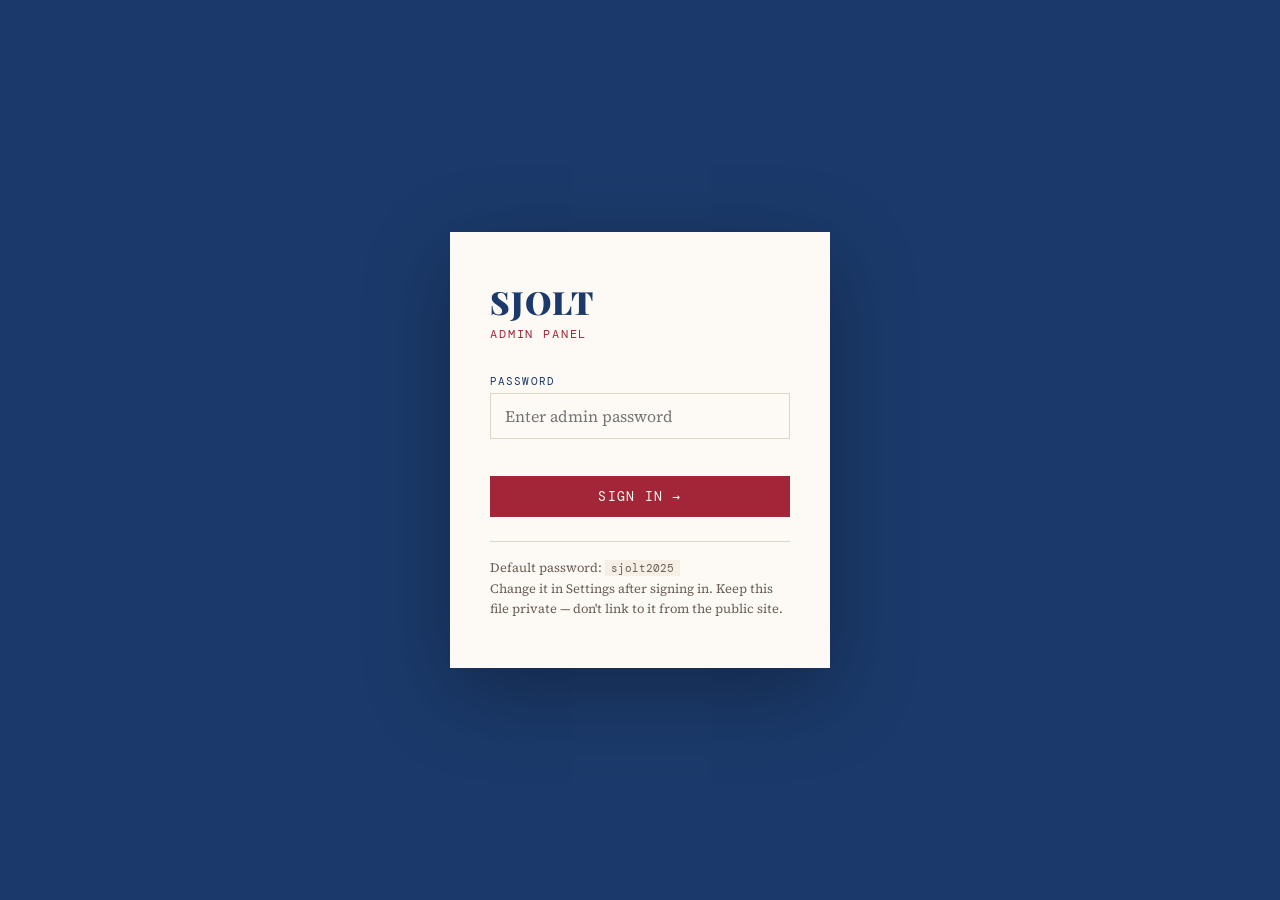
<file: admin.html>
<!DOCTYPE html>
<html lang="en">
<head>
  <meta charset="UTF-8" />
  <meta name="viewport" content="width=device-width, initial-scale=1.0" />
  <title>SJOLT Admin</title>
  <link href="https://fonts.googleapis.com/css2?family=Playfair+Display:wght@700;900&family=Source+Serif+4:wght@400;600&family=DM+Mono:wght@400;500&display=swap" rel="stylesheet" />
  <style>
    :root {
      --red:       #A32638;
      --red-dark:  #7A1C2A;
      --blue:      #1B3A6B;
      --blue-mid:  #2E5FA3;
      --white:     #FDFAF6;
      --cream:     #F5EFE6;
      --ink:       #1A1410;
      --muted:     #6B5F55;
      --border:    #DDD5C8;
      --green:     #2E7D32;
    }
    *, *::before, *::after { box-sizing: border-box; margin: 0; padding: 0; }
    body { font-family: 'Source Serif 4', serif; background: #F0EBE3; color: var(--ink); font-size: 15px; }

    /* ── LOGIN ─────────────────────────────────────────────── */
    #loginScreen {
      min-height: 100vh;
      display: flex; align-items: center; justify-content: center;
      background: var(--blue);
    }
    .login-box {
      background: var(--white);
      padding: 48px 40px;
      width: 380px;
      box-shadow: 0 24px 80px rgba(0,0,0,0.3);
    }
    .login-logo {
      font-family: 'Playfair Display', serif;
      font-size: 2rem; font-weight: 900;
      color: var(--blue); letter-spacing: 0.04em;
      margin-bottom: 4px;
    }
    .login-sub {
      font-family: 'DM Mono', monospace;
      font-size: 0.72rem; letter-spacing: 0.16em;
      text-transform: uppercase; color: var(--red);
      margin-bottom: 32px;
    }
    .login-box label {
      display: block;
      font-family: 'DM Mono', monospace;
      font-size: 0.72rem; letter-spacing: 0.1em;
      text-transform: uppercase; color: var(--blue);
      margin-bottom: 6px;
    }
    .login-box input[type="password"] {
      width: 100%; padding: 11px 14px;
      border: 1.5px solid var(--border); font-size: 1rem;
      font-family: 'Source Serif 4', serif;
      outline: none; margin-bottom: 16px;
    }
    .login-box input[type="password"]:focus { border-color: var(--red); }
    .login-box button {
      width: 100%; padding: 12px;
      background: var(--red); color: var(--white);
      border: none; cursor: pointer;
      font-family: 'DM Mono', monospace;
      font-size: 0.8rem; letter-spacing: 0.1em;
      text-transform: uppercase;
      transition: background .2s;
    }
    .login-box button:hover { background: var(--red-dark); }
    .login-note {
      margin-top: 24px;
      font-size: 0.8rem; color: var(--muted);
      border-top: 1px solid var(--border);
      padding-top: 16px; line-height: 1.6;
    }
    .login-note code {
      background: var(--cream); padding: 1px 6px;
      font-family: 'DM Mono', monospace;
      font-size: 0.85em;
    }
    #loginError {
      display: none; color: var(--red);
      font-size: 0.83rem; margin-top: 10px;
    }

    /* ── TOP BAR ──────────────────────────────────────────── */
    #adminDash { display: none; min-height: 100vh; }
    .topbar {
      position: sticky; top: 0; z-index: 50;
      background: var(--blue);
      display: flex; align-items: center; justify-content: space-between;
      padding: 0 32px; height: 58px;
      box-shadow: 0 2px 12px rgba(0,0,0,0.25);
    }
    .topbar-logo {
      font-family: 'Playfair Display', serif;
      font-weight: 900; font-size: 1.15rem;
      color: var(--white); letter-spacing: 0.04em;
    }
    .topbar-logo span {
      font-family: 'DM Mono', monospace;
      font-size: 0.72rem; letter-spacing: 0.14em;
      text-transform: uppercase; color: rgba(255,255,255,0.55);
      margin-left: 10px;
    }
    .topbar-actions { display: flex; gap: 10px; align-items: center; }
    .topbar-actions button {
      padding: 8px 18px; border: none; cursor: pointer;
      font-family: 'DM Mono', monospace;
      font-size: 0.72rem; letter-spacing: 0.08em;
      text-transform: uppercase; transition: all .18s;
    }
    .btn-save { background: rgba(255,255,255,0.12); color: var(--white); }
    .btn-save:hover { background: rgba(255,255,255,0.22); }
    .btn-export {
      background: var(--red); color: var(--white);
    }
    .btn-export:hover { background: var(--red-dark); }
    .btn-logout { background: transparent; color: rgba(255,255,255,0.5); }
    .btn-logout:hover { color: var(--white); }

    /* ── TABS ─────────────────────────────────────────────── */
    .tabs {
      background: var(--white);
      border-bottom: 2px solid var(--border);
      display: flex; padding: 0 32px; gap: 0;
    }
    .tab {
      padding: 14px 24px; border: none;
      background: none; cursor: pointer;
      font-family: 'DM Mono', monospace;
      font-size: 0.74rem; letter-spacing: 0.1em;
      text-transform: uppercase; color: var(--muted);
      border-bottom: 3px solid transparent;
      margin-bottom: -2px; transition: color .18s;
    }
    .tab:hover { color: var(--ink); }
    .tab.active { color: var(--blue); border-bottom-color: var(--red); }

    /* ── TAB CONTENT ─────────────────────────────────────── */
    .tab-content { padding: 32px; max-width: 860px; }

    /* ── SECTION HEADERS ─────────────────────────────────── */
    .section-label {
      font-family: 'DM Mono', monospace;
      font-size: 0.7rem; letter-spacing: 0.16em;
      text-transform: uppercase; color: var(--red);
      margin-bottom: 16px; padding-bottom: 8px;
      border-bottom: 1px solid var(--border);
      display: flex; align-items: center; justify-content: space-between;
    }
    .section-title {
      font-family: 'Playfair Display', serif;
      font-size: 1.3rem; color: var(--blue);
      margin-bottom: 20px;
    }

    /* ── FIELDS ──────────────────────────────────────────── */
    .field { margin-bottom: 16px; }
    .field label {
      display: block;
      font-family: 'DM Mono', monospace;
      font-size: 0.7rem; letter-spacing: 0.1em;
      text-transform: uppercase; color: var(--blue);
      margin-bottom: 5px;
    }
    .field input, .field textarea, .field select {
      width: 100%; padding: 10px 12px;
      border: 1.5px solid var(--border);
      background: var(--white); font-size: 0.95rem;
      font-family: 'Source Serif 4', serif; color: var(--ink);
      outline: none; transition: border-color .18s;
    }
    .field input:focus, .field textarea:focus { border-color: var(--red); }
    .field textarea { resize: vertical; min-height: 90px; }
    .field-hint {
      font-size: 0.78rem; color: var(--muted);
      margin-top: 4px; font-style: italic;
    }
    .field-row { display: grid; grid-template-columns: 1fr 1fr; gap: 16px; }

    /* ── CARD EDITORS (articles, editors) ────────────────── */
    .card-editor {
      background: var(--white);
      border: 1.5px solid var(--border);
      border-top: 3px solid var(--blue);
      padding: 24px; margin-bottom: 16px;
    }
    .card-editor-header {
      font-family: 'Playfair Display', serif;
      font-size: 0.95rem; font-weight: 700;
      color: var(--blue); margin-bottom: 16px;
      display: flex; align-items: flex-start;
      justify-content: space-between; gap: 12px;
    }
    .card-editor-header span { flex: 1; }

    /* ── BUTTONS ─────────────────────────────────────────── */
    .btn-add {
      display: inline-flex; align-items: center; gap: 6px;
      padding: 7px 16px; background: var(--blue);
      color: var(--white); border: none; cursor: pointer;
      font-family: 'DM Mono', monospace;
      font-size: 0.72rem; letter-spacing: 0.08em;
      text-transform: uppercase; transition: background .18s;
    }
    .btn-add:hover { background: var(--blue-mid); }
    .btn-remove {
      padding: 4px 10px; background: transparent;
      color: var(--red); border: 1px solid var(--red);
      cursor: pointer; font-family: 'DM Mono', monospace;
      font-size: 0.68rem; letter-spacing: 0.06em;
      text-transform: uppercase; flex-shrink: 0;
      transition: all .18s; white-space: nowrap;
    }
    .btn-remove:hover { background: var(--red); color: var(--white); }
    .btn-action {
      padding: 10px 20px; border: none; cursor: pointer;
      font-family: 'DM Mono', monospace;
      font-size: 0.74rem; letter-spacing: 0.08em;
      text-transform: uppercase; transition: all .18s;
    }
    .btn-action-primary { background: var(--red); color: var(--white); }
    .btn-action-primary:hover { background: var(--red-dark); }
    .btn-action-blue { background: var(--blue); color: var(--white); }
    .btn-action-blue:hover { background: var(--blue-mid); }

    /* ── GUIDELINE ROWS ──────────────────────────────────── */
    .guideline-row {
      display: flex; gap: 10px; align-items: flex-start;
      margin-bottom: 10px;
    }
    .guideline-row input {
      flex: 1; padding: 9px 12px;
      border: 1.5px solid var(--border);
      font-family: 'Source Serif 4', serif;
      font-size: 0.93rem; outline: none;
    }
    .guideline-row input:focus { border-color: var(--red); }

    /* ── SIMPLE EDITOR ROWS (masthead people) ────────────── */
    .person-row {
      display: flex; gap: 10px; align-items: flex-start;
      margin-bottom: 10px; background: var(--cream);
      padding: 12px; border-left: 3px solid var(--border);
    }
    .person-row input {
      flex: 1; padding: 8px 10px;
      border: 1.5px solid var(--border);
      font-family: 'Source Serif 4', serif;
      font-size: 0.9rem; outline: none;
    }
    .person-row input:focus { border-color: var(--blue); }
    .person-row input.year-field { flex: 0 0 150px; }

    /* ── EIC CARD ────────────────────────────────────────── */
    .eic-card {
      background: linear-gradient(135deg, var(--blue), #2E5FA3);
      padding: 24px; margin-bottom: 24px;
      display: grid; grid-template-columns: 1fr 1fr; gap: 16px;
    }
    .eic-card label {
      display: block;
      font-family: 'DM Mono', monospace;
      font-size: 0.68rem; letter-spacing: 0.12em;
      text-transform: uppercase; color: rgba(255,255,255,0.65);
      margin-bottom: 5px;
    }
    .eic-card input {
      width: 100%; padding: 9px 12px;
      border: 1.5px solid rgba(255,255,255,0.25);
      background: rgba(255,255,255,0.1); color: var(--white);
      font-family: 'Source Serif 4', serif; font-size: 0.95rem;
      outline: none;
    }
    .eic-card input:focus { border-color: rgba(255,255,255,0.7); }
    .eic-card input::placeholder { color: rgba(255,255,255,0.4); }

    /* ── SETTINGS SECTIONS ───────────────────────────────── */
    .settings-block {
      background: var(--white); border: 1.5px solid var(--border);
      padding: 24px; margin-bottom: 20px;
    }
    .settings-block h3 {
      font-family: 'Playfair Display', serif;
      font-size: 1.05rem; color: var(--blue); margin-bottom: 16px;
    }

    /* ── INFO BOX ────────────────────────────────────────── */
    .info-box {
      background: var(--cream); border-left: 3px solid var(--blue);
      padding: 14px 18px; margin-bottom: 24px;
      font-size: 0.88rem; color: var(--muted); line-height: 1.6;
    }
    .info-box strong { color: var(--blue); }

    /* ── TOAST ───────────────────────────────────────────── */
    #toast {
      position: fixed; bottom: 24px; right: 24px;
      background: var(--blue); color: var(--white);
      padding: 12px 20px; font-family: 'DM Mono', monospace;
      font-size: 0.8rem; box-shadow: 0 8px 32px rgba(0,0,0,0.2);
      opacity: 0; transform: translateY(8px);
      transition: all .28s; pointer-events: none; z-index: 999;
    }
    #toast.show { opacity: 1; transform: translateY(0); }
    #toast.success { background: var(--green); }
    #toast.error { background: var(--red); }

    /* ── EXPORT MODAL ────────────────────────────────────── */
    #exportModal {
      display: none; position: fixed; inset: 0;
      background: rgba(0,0,0,0.5); z-index: 200;
      align-items: center; justify-content: center;
    }
    #exportModal.open { display: flex; }
    .modal-box {
      background: var(--white); padding: 36px;
      max-width: 460px; width: 90%;
      box-shadow: 0 24px 80px rgba(0,0,0,0.3);
    }
    .modal-box h3 {
      font-family: 'Playfair Display', serif;
      font-size: 1.2rem; color: var(--blue); margin-bottom: 12px;
    }
    .modal-box p { font-size: 0.88rem; color: var(--muted); line-height: 1.65; margin-bottom: 8px; }
    .modal-box ol {
      font-size: 0.88rem; color: var(--ink);
      line-height: 1.8; padding-left: 20px; margin: 12px 0 20px;
    }
    .modal-box code {
      background: var(--cream); padding: 1px 6px;
      font-family: 'DM Mono', monospace; font-size: 0.85em;
    }
    .modal-actions { display: flex; gap: 10px; margin-top: 20px; }
    .modal-close {
      padding: 10px 20px; background: transparent;
      border: 1.5px solid var(--border); cursor: pointer;
      font-family: 'DM Mono', monospace; font-size: 0.74rem;
      text-transform: uppercase; letter-spacing: 0.08em;
    }

    @media (max-width: 640px) {
      .field-row { grid-template-columns: 1fr; }
      .tab-content { padding: 20px 16px; }
      .topbar { padding: 0 16px; }
      .tabs { padding: 0 16px; overflow-x: auto; }
      .eic-card { grid-template-columns: 1fr; }
    }
  </style>
</head>
<body>

<!-- ═══════════════════════ LOGIN ═══════════════════════════ -->
<div id="loginScreen">
  <div class="login-box">
    <div class="login-logo">SJOLT</div>
    <div class="login-sub">Admin Panel</div>
    <div class="field" style="margin-bottom:0;">
      <label>Password</label>
      <input type="password" id="pwInput" placeholder="Enter admin password"
        onkeydown="if(event.key==='Enter') login()" />
    </div>
    <div id="loginError">Incorrect password. Try again.</div>
    <br/>
    <button onclick="login()">Sign In →</button>
    <div class="login-note">
      Default password: <code>sjolt2025</code><br>
      Change it in Settings after signing in. Keep this file private — don't link to it from the public site.
    </div>
  </div>
</div>

<!-- ═══════════════════════ DASHBOARD ═══════════════════════ -->
<div id="adminDash">

  <div class="topbar">
    <div class="topbar-logo">SJOLT <span>Admin Panel</span></div>
    <div class="topbar-actions">
      <button class="btn-save" onclick="reloadFromIndex()">↺ Reload from Site</button>
      <button class="btn-save" onclick="saveAndToast()">💾 Save Progress</button>
      <button class="btn-export" onclick="openExportModal()">⬇ Export index.html</button>
      <button class="btn-logout" onclick="logout()">Sign Out</button>
    </div>
  </div>

  <div class="tabs">
    <button class="tab active" onclick="switchTab('articles', this)">📄 Articles</button>
    <button class="tab" onclick="switchTab('archive', this)">📦 Archive</button>
    <button class="tab" onclick="switchTab('masthead', this)">👥 Masthead</button>
    <button class="tab" onclick="switchTab('guidelines', this)">📋 Guidelines</button>
    <button class="tab" onclick="switchTab('settings', this)">⚙ Settings</button>
  </div>

  <!-- ARTICLES TAB -->
  <div class="tab-content" id="tab-articles"></div>

  <!-- ARCHIVE TAB -->
  <div class="tab-content" id="tab-archive" style="display:none;"></div>

  <!-- MASTHEAD TAB -->
  <div class="tab-content" id="tab-masthead" style="display:none;"></div>

  <!-- GUIDELINES TAB -->
  <div class="tab-content" id="tab-guidelines" style="display:none;"></div>

  <!-- SETTINGS TAB -->
  <div class="tab-content" id="tab-settings" style="display:none;"></div>

</div>

<!-- ═══════════════════ EXPORT MODAL ════════════════════════ -->
<div id="exportModal">
  <div class="modal-box">
    <h3>Export Updated Site</h3>
    <p>This will download a new <code>index.html</code> with all your current content baked in.</p>
    <p><strong>After downloading, replace your old <code>index.html</code> with this new one.</strong></p>
    <ol>
      <li>Click <strong>Export</strong> below — a new <code>index.html</code> downloads</li>
      <li>Replace the old <code>index.html</code> in your site folder</li>
      <li>If on GitHub: commit the new file → Netlify redeploys automatically</li>
      <li>If hosting manually: re-upload the file to your host</li>
    </ol>
    <p style="font-size:0.82rem; color:var(--red);">
      ⚠ Make sure <code>admin.html</code> and <code>index.html</code> are in the same folder, and you're running on a server (not opening as a local file). If needed: <code>python -m http.server</code>
    </p>
    <div class="modal-actions">
      <button class="btn-action btn-action-primary" onclick="exportSite()">⬇ Export Now</button>
      <button class="modal-close" onclick="closeExportModal()">Cancel</button>
    </div>
  </div>
</div>

<div id="toast"></div>

<script>
// ════════════════════════════════════════════════════════════
//  STATE — this mirrors the DATA object in index.html
// ════════════════════════════════════════════════════════════
const DEFAULTS = {
  latestVolume: {
    number: "Volume I",
    year: "2024–2025",
    description: "Our inaugural volume explores foundational questions at the intersection of law, policy, and emerging technology.",
    fullPdfUrl: "volumes/volume_1.pdf",
    articles: []
  },
  archive: [],
  masthead: {
    editorInChief: { name: "", year: "", photoUrl: "" },
    editors: []
  },
  guidelines: [
    "Manuscripts must be original, unpublished work not under review elsewhere",
    "Submissions should be 8,000–15,000 words including footnotes; shorter Notes (4,000–8,000 words) are also accepted",
    "All citations must comply with The Bluebook (21st edition)",
    "Submissions must be anonymized — remove all identifying author information before upload",
    "Accepted formats: Microsoft Word (.docx) or PDF",
    "Authors will be notified of a decision within 8–10 weeks of submission"
  ],
  settings: {
    registrationUrl: "https://stevens.edu",
    contactEmail: "sjolt@stevens.edu"
  }
};

// Deep clone
let S = JSON.parse(JSON.stringify(DEFAULTS));

// ════════════════════════════════════════════════════════════
//  AUTH
// ════════════════════════════════════════════════════════════
// SHA-256 of 'sjolt2025'
const FACTORY_HASH = 'f0c04c9a7e28bf7b2a7e14b9a1c4b2d8e5f6c7a3b9d0e1f2c3a4b5d6e7f8a9b0';

async function sha256(str) {
  const buf = await crypto.subtle.digest('SHA-256', new TextEncoder().encode(str));
  return Array.from(new Uint8Array(buf)).map(b => b.toString(16).padStart(2,'0')).join('');
}

async function login() {
  const pw = document.getElementById('pwInput').value.trim();
  if (!pw) return;
  const hash = await sha256(pw);
  const stored = localStorage.getItem('sjolt_pw_hash');

  // On first ever login: stored is null, compare against default
  let valid = false;
  if (stored) {
    valid = (hash === stored);
  } else {
    // First time: accept 'sjolt2025' and save its hash
    const defaultHash = await sha256('sjolt2025');
    if (hash === defaultHash) {
      localStorage.setItem('sjolt_pw_hash', defaultHash);
      valid = true;
    }
  }

  if (valid) {
    document.getElementById('loginScreen').style.display = 'none';
    document.getElementById('adminDash').style.display = 'block';
    await loadStateFromIndex();
    renderAll();
  } else {
    document.getElementById('loginError').style.display = 'block';
  }
}

function logout() {
  document.getElementById('adminDash').style.display = 'none';
  document.getElementById('loginScreen').style.display = 'flex';
  document.getElementById('pwInput').value = '';
}

// ════════════════════════════════════════════════════════════
//  STATE PERSISTENCE
//
//  Source of truth priority:
//  1. index.html on the server  (always up to date after every export)
//  2. localStorage              (fallback if index.html can't be fetched,
//                                e.g. running fully offline)
// ════════════════════════════════════════════════════════════

async function loadStateFromIndex() {
  try {
    const res = await fetch('index.html?nocache=' + Date.now());
    if (!res.ok) throw new Error('fetch failed');
    const html = await res.text();

    // Extract the DATA block using the same markers as export
    const startMarker = '\nconst DATA = ';
    const endMarker   = '\n/* ══════════════════ END OF CONTENT DATA ══════════════════════ */';
    const startIdx = html.indexOf(startMarker);
    const endIdx   = html.indexOf(endMarker);

    if (startIdx === -1 || endIdx === -1) throw new Error('markers not found');

    // Grab just the object literal (everything between 'const DATA = ' and the end marker)
    let dataStr = html.substring(startIdx + startMarker.length, endIdx).trim();
    // Strip trailing semicolon if present
    if (dataStr.endsWith(';')) dataStr = dataStr.slice(0, -1);

    // Safely evaluate the JS object literal into a real object
    // (DATA uses JS syntax like comments and trailing commas, so JSON.parse won't work)
    const parsed = new Function('return (' + dataStr + ')')();

    // Map the DATA shape → admin state shape S
    S = {
      latestVolume: {
        number:      parsed.latestVolume?.number      ?? DEFAULTS.latestVolume.number,
        year:        parsed.latestVolume?.year        ?? DEFAULTS.latestVolume.year,
        description: parsed.latestVolume?.description ?? DEFAULTS.latestVolume.description,
        fullPdfUrl:  parsed.latestVolume?.fullPdfUrl  ?? DEFAULTS.latestVolume.fullPdfUrl,
        articles:    parsed.latestVolume?.articles    ?? []
      },
      archive:   parsed.archive   ?? [],
      masthead: {
        editorInChief: {
          name:     parsed.masthead?.editorInChief?.name     ?? '',
          year:     parsed.masthead?.editorInChief?.year     ?? '',
          photoUrl: parsed.masthead?.editorInChief?.photoUrl ?? ''
        },
        editors: (parsed.masthead?.editors ?? []).map(e => ({
          name:     e.name ?? '',
          year:     e.year ?? '',
          photoUrl: e.photoUrl ?? ''
        }))
      },
      guidelines: parsed.guidelines ?? DEFAULTS.guidelines,
      settings: {
        registrationUrl: parsed.involved?.find(c => c.actionUrl)?.actionUrl ?? DEFAULTS.settings.registrationUrl,
        contactEmail:    DEFAULTS.settings.contactEmail
      }
    };

    // Persist to localStorage as a fallback cache
    localStorage.setItem('sjolt_admin_state', JSON.stringify(S));
    toast('Loaded content from index.html', 'success');

  } catch (err) {
    // Fallback: try localStorage, then DEFAULTS
    console.warn('Could not read index.html, falling back to localStorage:', err);
    const raw = localStorage.getItem('sjolt_admin_state');
    if (raw) {
      try {
        S = JSON.parse(raw);
        toast('Loaded from local cache (index.html unreachable)', '');
        return;
      } catch(e) {}
    }
    S = JSON.parse(JSON.stringify(DEFAULTS));
    toast('Starting fresh — no saved data found', '');
  }
}

async function reloadFromIndex() {
  if (!confirm('Reload all content from the live index.html? Any unsaved local changes will be overwritten.')) return;
  await loadStateFromIndex();
  renderAll();
}

function saveAndToast() {
  localStorage.setItem('sjolt_admin_state', JSON.stringify(S));
  toast('Progress saved locally!', 'success');
}

// ════════════════════════════════════════════════════════════
//  TAB SWITCHING
// ════════════════════════════════════════════════════════════
function switchTab(name, el) {
  document.querySelectorAll('.tab').forEach(t => t.classList.remove('active'));
  document.querySelectorAll('.tab-content').forEach(c => c.style.display = 'none');
  el.classList.add('active');
  const content = document.getElementById('tab-' + name);
  content.style.display = 'block';
  // Re-render the active tab to reflect any pending state
  if (name === 'articles')   renderArticles();
  if (name === 'archive')    renderArchiveTab();
  if (name === 'masthead')   renderMasthead();
  if (name === 'guidelines') renderGuidelines();
  if (name === 'settings')   renderSettings();
}

// ════════════════════════════════════════════════════════════
//  RENDER — ARTICLES TAB
// ════════════════════════════════════════════════════════════
function renderArticles() {
  const v = S.latestVolume;
  let html = `
    <div class="info-box">
      <strong>How this works:</strong> Fill in the volume details and add each article below.
      For the PDF path, put your PDF files in an <code>articles/</code> folder next to <code>index.html</code>,
      then type the path like <code>articles/yourfile.pdf</code>. When done, hit <strong>Save Progress</strong>
      then <strong>Export index.html</strong>.
    </div>

    <div class="section-label">Volume Info</div>
    <div class="field-row">
      <div class="field">
        <label>Volume Number</label>
        <input id="vol-number" value="${esc(v.number)}" placeholder="e.g. Volume I" />
      </div>
      <div class="field">
        <label>Academic Year</label>
        <input id="vol-year" value="${esc(v.year)}" placeholder="e.g. 2024–2025" />
      </div>
    </div>
    <div class="field">
      <label>Volume Description (shows under the header)</label>
      <textarea id="vol-desc" rows="2">${esc(v.description)}</textarea>
    </div>
    <div class="field">
      <label>Full Volume PDF Path</label>
      <input id="vol-pdf" value="${esc(v.fullPdfUrl || '')}" placeholder="volumes/volume_1.pdf" />
      <div class="field-hint">Used for the “Open Full Volume” link on the latest issue screen.</div>
    </div>

    <div class="section-label" style="margin-top:32px;">
      Articles
      <button class="btn-add" onclick="addArticle()">+ Add Article</button>
    </div>
    <div id="articlesList">
  `;

  if (v.articles.length === 0) {
    html += `<div style="color:var(--muted); font-style:italic; padding:16px 0;">
      No articles yet. Click "+ Add Article" to get started.
    </div>`;
  }

  v.articles.forEach((a, i) => {
    html += `
      <div class="card-editor" id="article-card-${i}">
        <div class="card-editor-header">
          <span>Article ${i + 1}${a.title ? ': ' + a.title : ''}</span>
          <button class="btn-remove" onclick="removeArticle(${i})">✕ Remove</button>
        </div>
        <div class="field">
          <label>Title</label>
          <input value="${esc(a.title)}"
            onchange="S.latestVolume.articles[${i}].title=this.value; refreshArticleHeader(${i}, this.value)" />
        </div>
        <div class="field-row">
          <div class="field">
            <label>Author Full Name</label>
            <input value="${esc(a.author)}"
              onchange="S.latestVolume.articles[${i}].author=this.value" />
          </div>
          <div class="field">
            <label>Author Affiliation</label>
            <input value="${esc(a.affiliation)}"
              placeholder="Stevens Institute of Technology, '25"
              onchange="S.latestVolume.articles[${i}].affiliation=this.value" />
          </div>
        </div>
        <div class="field">
          <label>Abstract</label>
          <textarea rows="4"
            onchange="S.latestVolume.articles[${i}].abstract=this.value">${esc(a.abstract)}</textarea>
        </div>
        <div class="field">
          <label>PDF File Path</label>
          <input value="${esc(a.pdfUrl)}"
            placeholder="articles/author-title.pdf"
            onchange="S.latestVolume.articles[${i}].pdfUrl=this.value" />
          <div class="field-hint">
            Place the PDF in an <code>articles/</code> folder next to <code>index.html</code>.
            Example: <code>articles/chen-ai-liability.pdf</code>
          </div>
        </div>
      </div>
    `;
  });

  html += `</div>`;
  document.getElementById('tab-articles').innerHTML = html;
}

function addArticle() {
  collectArticleFields(); // save current input values before re-render
  S.latestVolume.articles.push({ title: '', author: '', affiliation: '', abstract: '', pdfUrl: '' });
  renderArticles();
  // Scroll to new card
  setTimeout(() => {
    const cards = document.querySelectorAll('.card-editor');
    if (cards.length) cards[cards.length - 1].scrollIntoView({ behavior: 'smooth', block: 'start' });
  }, 50);
}

function removeArticle(i) {
  if (!confirm(`Remove Article ${i + 1}? This can't be undone until you reload.`)) return;
  S.latestVolume.articles.splice(i, 1);
  renderArticles();
}

function refreshArticleHeader(i, title) {
  const header = document.querySelector(`#article-card-${i} .card-editor-header span`);
  if (header) header.textContent = `Article ${i + 1}${title ? ': ' + title : ''}`;
}

// Collect current field values into state before re-renders
function collectArticleFields() {
  const v = document.getElementById('vol-number');
  const y = document.getElementById('vol-year');
  const d = document.getElementById('vol-desc');
  if (v) S.latestVolume.number = v.value;
  if (y) S.latestVolume.year = y.value;
  if (d) S.latestVolume.description = d.value;
}

// ════════════════════════════════════════════════════════════
//  RENDER — ARCHIVE TAB
// ════════════════════════════════════════════════════════════
function renderArchiveTab() {
  const arc = S.archive || [];
  let html = `
    <div class="info-box">
      <strong>Archive:</strong> Add one entry per completed volume. Each entry gets a
      "Download Full Volume" button on the public site. Put your full volume PDFs in a
      <code>volumes/</code> folder next to <code>index.html</code> and set the path like
      <code>volumes/sjolt-vol-1.pdf</code>. The archive section is automatically hidden
      on the public site until you add at least one entry here.
    </div>
    <div class="section-label">
      Past Volumes
      <button class="btn-add" onclick="addArchiveEntry()">+ Add Volume</button>
    </div>
    <div id="archiveEntries">
  `;

  if (arc.length === 0) {
    html += `<div style="color:var(--muted); font-style:italic; padding:16px 0;">
      No past volumes yet. When a volume is complete, add it here with its full PDF.
    </div>`;
  }

  arc.forEach((v, i) => {
    html += `
      <div class="card-editor">
        <div class="card-editor-header">
          <span>${v.number || 'New Volume'} ${v.year ? '· ' + v.year : ''}</span>
          <button class="btn-remove" onclick="removeArchiveEntry(${i})">✕ Remove</button>
        </div>
        <div class="field-row">
          <div class="field">
            <label>Volume Number</label>
            <input value="${esc(v.number)}" placeholder="e.g. Volume I"
              onchange="S.archive[${i}].number=this.value" />
          </div>
          <div class="field">
            <label>Academic Year</label>
            <input value="${esc(v.year)}" placeholder="e.g. 2024–2025"
              onchange="S.archive[${i}].year=this.value" />
          </div>
        </div>
        <div class="field">
          <label>Full Volume PDF Path</label>
          <input value="${esc(v.fullPdfUrl)}" placeholder="volumes/sjolt-vol-1.pdf"
            onchange="S.archive[${i}].fullPdfUrl=this.value" />
          <div class="field-hint">
            Place the complete journal PDF in a <code>volumes/</code> folder.
            Example: <code>volumes/sjolt-volume-1.pdf</code>
          </div>
        </div>
      </div>
    `;
  });

  html += `</div>`;
  document.getElementById('tab-archive').innerHTML = html;
}

function addArchiveEntry() {
  if (!S.archive) S.archive = [];
  S.archive.push({ number: '', year: '', fullPdfUrl: '' });
  renderArchiveTab();
}

function removeArchiveEntry(i) {
  if (!confirm('Remove this archive entry?')) return;
  S.archive.splice(i, 1);
  renderArchiveTab();
}

// ════════════════════════════════════════════════════════════
//  RENDER — MASTHEAD TAB
// ════════════════════════════════════════════════════════════
function renderMasthead() {
  const m = S.masthead;
  let html = `
    <div class="info-box">
      <strong>Tip:</strong> Update this whenever editors join or leave, or at the start of each academic year.
      The colored avatar circles on the public site generate automatically from each person's name.
    </div>

    <div class="section-label">Editor in Chief</div>
    <div class="eic-card">
      <div>
        <label>Full Name</label>
        <input id="eic-name" value="${esc(m.editorInChief.name)}"
          placeholder="First Last"
          onchange="S.masthead.editorInChief.name=this.value" />
      </div>
      <div>
        <label>Class Year</label>
        <input id="eic-year" value="${esc(m.editorInChief.year)}"
          placeholder="Class of '25"
          onchange="S.masthead.editorInChief.year=this.value" />
      </div>
      <div>
        <label>Photo URL</label>
        <input id="eic-photo" value="${esc(m.editorInChief.photoUrl || '')}"
          placeholder="images/editor-name.jpg"
          onchange="S.masthead.editorInChief.photoUrl=this.value" />
      </div>
    </div>

    <div class="section-label" style="margin-top:28px;">
      Editors
      <button class="btn-add" onclick="addEditor()">+ Add</button>
    </div>
    <div id="editorsList">
  `;

  if (m.editors.length === 0) {
    html += `<div style="color:var(--muted); font-style:italic; padding:8px 0;">None added yet.</div>`;
  }
  m.editors.forEach((e, i) => {
    html += personRow(i, e);
  });

  html += `</div>`;
  document.getElementById('tab-masthead').innerHTML = html;
}

function personRow(i, e) {
  return `
    <div class="person-row">
      <input value="${esc(e.name)}" placeholder="Full Name"
        onchange="S.masthead.editors[${i}].name=this.value" />
      <input class="year-field" value="${esc(e.year)}" placeholder="Class of '26"
        onchange="S.masthead.editors[${i}].year=this.value" />
      <input class="photo-field" value="${esc(e.photoUrl || '')}" placeholder="images/editor-name.jpg"
        onchange="S.masthead.editors[${i}].photoUrl=this.value" />
      <button class="btn-remove" onclick="removeEditor(${i})">✕</button>
    </div>
  `;
}

function addEditor() {
  S.masthead.editors.push({ name: '', year: '', photoUrl: '' });
  renderMasthead();
}

function removeEditor(i) {
  S.masthead.editors.splice(i, 1);
  renderMasthead();
}

// ════════════════════════════════════════════════════════════
//  RENDER — GUIDELINES TAB
// ════════════════════════════════════════════════════════════
function renderGuidelines() {
  let html = `
    <div class="info-box">
      <strong>Submission Guidelines</strong> appear as a bulleted list on the Submissions page.
      Edit any line, or add/remove as needed.
    </div>
    <div class="section-label">
      Guidelines
      <button class="btn-add" onclick="addGuideline()">+ Add Line</button>
    </div>
    <div id="guidelineRows">
  `;

  S.guidelines.forEach((g, i) => {
    html += `
      <div class="guideline-row">
        <input value="${esc(g)}" placeholder="Guideline text..."
          onchange="S.guidelines[${i}]=this.value" />
        <button class="btn-remove" onclick="removeGuideline(${i})">✕</button>
      </div>
    `;
  });

  html += `</div>`;
  document.getElementById('tab-guidelines').innerHTML = html;
}

function addGuideline() {
  S.guidelines.push('');
  renderGuidelines();
  // Focus the new input
  setTimeout(() => {
    const rows = document.querySelectorAll('.guideline-row input');
    if (rows.length) rows[rows.length - 1].focus();
  }, 50);
}

function removeGuideline(i) {
  S.guidelines.splice(i, 1);
  renderGuidelines();
}

// ════════════════════════════════════════════════════════════
//  RENDER — SETTINGS TAB
// ════════════════════════════════════════════════════════════
function renderSettings() {
  const st = S.settings;
  document.getElementById('tab-settings').innerHTML = `
    <div class="settings-block">
      <h3>Site Links</h3>
      <div class="field">
        <label>Stevens Registration URL</label>
        <input id="set-regUrl" value="${esc(st.registrationUrl)}"
          placeholder="https://stevens.edu/..."
          onchange="S.settings.registrationUrl=this.value" />
        <div class="field-hint">This is the link on the "Join as a Member" card and hero button.</div>
      </div>
      <div class="field">
        <label>Contact Email</label>
        <input id="set-email" value="${esc(st.contactEmail)}"
          placeholder="sjolt@stevens.edu"
          onchange="S.settings.contactEmail=this.value" />
        <div class="field-hint">Shown in the site footer.</div>
      </div>
      <button class="btn-action btn-action-blue" onclick="saveAndToast()">Save</button>
    </div>

    <div class="settings-block">
      <h3>Change Admin Password</h3>
      <div class="field">
        <label>New Password</label>
        <input type="password" id="new-pw" placeholder="Enter new password" />
      </div>
      <div class="field">
        <label>Confirm New Password</label>
        <input type="password" id="confirm-pw" placeholder="Repeat new password" />
      </div>
      <button class="btn-action btn-action-primary" onclick="changePassword()">Update Password</button>
      <div id="pw-msg" style="margin-top:10px; font-size:0.83rem;"></div>
    </div>

    <div class="settings-block">
      <h3>Backup &amp; Restore</h3>
      <p style="font-size:0.88rem; color:var(--muted); margin-bottom:16px;">
        Download a backup of your admin data (useful when switching computers).
        Restore by uploading a backup file.
      </p>
      <div style="display:flex; gap:12px; flex-wrap:wrap;">
        <button class="btn-action btn-action-blue" onclick="backupData()">⬇ Download Backup</button>
        <label class="btn-action btn-action-primary" style="cursor:pointer;">
          ⬆ Restore from Backup
          <input type="file" accept=".json" onchange="restoreData(this)" style="display:none;" />
        </label>
      </div>
    </div>
  `;
}

async function changePassword() {
  const np = document.getElementById('new-pw').value;
  const cp = document.getElementById('confirm-pw').value;
  const msg = document.getElementById('pw-msg');
  if (!np) { msg.textContent = 'Please enter a new password.'; msg.style.color = 'var(--red)'; return; }
  if (np !== cp) { msg.textContent = 'Passwords do not match.'; msg.style.color = 'var(--red)'; return; }
  if (np.length < 6) { msg.textContent = 'Password must be at least 6 characters.'; msg.style.color = 'var(--red)'; return; }
  const hash = await sha256(np);
  localStorage.setItem('sjolt_pw_hash', hash);
  msg.textContent = '✓ Password updated successfully.';
  msg.style.color = 'var(--green)';
  document.getElementById('new-pw').value = '';
  document.getElementById('confirm-pw').value = '';
}

function backupData() {
  const blob = new Blob([JSON.stringify(S, null, 2)], { type: 'application/json' });
  const a = document.createElement('a');
  a.href = URL.createObjectURL(blob);
  a.download = `sjolt-backup-${new Date().toISOString().slice(0,10)}.json`;
  a.click();
  toast('Backup downloaded!', 'success');
}

function restoreData(input) {
  const file = input.files[0];
  if (!file) return;
  const reader = new FileReader();
  reader.onload = e => {
    try {
      const parsed = JSON.parse(e.target.result);
      S = parsed;
      saveState();
      renderAll();
      toast('Data restored from backup!', 'success');
    } catch(err) {
      toast('Invalid backup file.', 'error');
    }
  };
  reader.readAsText(file);
}

// ════════════════════════════════════════════════════════════
//  RENDER ALL
// ════════════════════════════════════════════════════════════
function renderAll() {
  renderArticles();
  renderArchiveTab();
  renderMasthead();
  renderGuidelines();
  renderSettings();
}

// ════════════════════════════════════════════════════════════
//  EXPORT — generates and downloads a new index.html
// ════════════════════════════════════════════════════════════
function openExportModal() {
  // Collect any unsaved field values first
  collectAllFields();
  document.getElementById('exportModal').classList.add('open');
}

function closeExportModal() {
  document.getElementById('exportModal').classList.remove('open');
}

function collectAllFields() {
  // Collect article tab fields
  const vn = document.getElementById('vol-number');
  const vy = document.getElementById('vol-year');
  const vd = document.getElementById('vol-desc');
  const vp = document.getElementById('vol-pdf');
  if (vn) S.latestVolume.number      = vn.value;
  if (vy) S.latestVolume.year        = vy.value;
  if (vd) S.latestVolume.description = vd.value;
  if (vp) S.latestVolume.fullPdfUrl  = vp.value;

  // Collect settings fields
  const ru = document.getElementById('set-regUrl');
  const em = document.getElementById('set-email');
  if (ru) S.settings.registrationUrl = ru.value;
  if (em) S.settings.contactEmail    = em.value;
}

async function exportSite() {
  collectAllFields();
  // Save current state to localStorage as a cache
  localStorage.setItem('sjolt_admin_state', JSON.stringify(S));
  closeExportModal();

  // Fetch the current index.html
  let template;
  try {
    const res = await fetch('index.html');
    if (!res.ok) throw new Error('not ok');
    template = await res.text();
  } catch(err) {
    toast('Could not read index.html. See instructions above.', 'error');
    return;
  }

  // Build the new DATA object that matches index.html's structure
  const newData = buildDataObject();

  // Find the DATA block in the template and replace it
  const startMarker = '\nconst DATA = ';
  const endMarker   = '\n/* ══════════════════ END OF CONTENT DATA ══════════════════════ */';

  const startIdx = template.indexOf(startMarker);
  const endIdx   = template.indexOf(endMarker);

  if (startIdx === -1 || endIdx === -1) {
    toast('Could not locate DATA block in index.html. Is this the right file?', 'error');
    return;
  }

  // Find the semicolon right before the end marker
  const before = template.substring(0, startIdx);
  const after  = template.substring(endIdx); // includes the end marker and everything after

  const newHtml = before
    + '\nconst DATA = '
    + JSON.stringify(newData, null, 2)
    + ';\n'
    + after;

  // Download
  const blob = new Blob([newHtml], { type: 'text/html' });
  const a = document.createElement('a');
  a.href = URL.createObjectURL(blob);
  a.download = 'index.html';
  a.click();

  toast('index.html exported! Replace the old file with this one.', 'success');
}

function buildDataObject() {
  // Map admin state → the DATA shape that index.html expects
  return {
    mission: [
      {
        icon: "⚖️",
        title: "Bridging Law & Technology",
        text: "We publish rigorous scholarship that navigates the legal dimensions of emerging technologies — from AI and data privacy to cybersecurity and intellectual property."
      },
      {
        icon: "🎓",
        title: "Student-Driven Scholarship",
        text: "Founded and operated by Stevens students, SJOLT provides a platform for the next generation of legal-tech thinkers to share original research."
      },
      {
        icon: "🌐",
        title: "Open Access",
        text: "All SJOLT publications are freely available to the public. We believe that cutting-edge legal scholarship should be accessible to everyone."
      }
    ],
    involved: [
      {
        icon: "📖",
        title: "Read the Journal",
        text: "Explore our published volumes — each article is freely available as a PDF download.",
        actionLabel: "Browse Latest Volume",
        actionPage: "volume"
      },
      {
        icon: "🔗",
        title: "Join as a Member",
        text: "Register through Stevens to become a passive member of SJOLT and stay informed on new publications and events.",
        actionLabel: "Register at Stevens →",
        actionUrl: S.settings.registrationUrl
      },
      {
        icon: "✉️",
        title: "Get in Touch",
        text: "Interested in submitting, collaborating, or learning more about our team? We'd love to hear from you.",
        actionLabel: "Go to Submissions",
        actionPage: "submissions"
      }
    ],
    latestVolume: {
      number:      S.latestVolume.number,
      year:        S.latestVolume.year,
      description: S.latestVolume.description,
      fullPdfUrl:  S.latestVolume.fullPdfUrl || '',
      articles:    S.latestVolume.articles
    },
    archive: S.archive || [],
    guidelines: S.guidelines,
    masthead: {
      editorInChief: {
        name:     S.masthead.editorInChief.name,
        year:     S.masthead.editorInChief.year,
        photoUrl: S.masthead.editorInChief.photoUrl || '',
        bio:      "Editor in Chief"
      },
      editors: (S.masthead.editors || []).map(e => ({
        name:     e.name || '',
        year:     e.year || '',
        photoUrl: e.photoUrl || ''
      }))
    }
  };
}

// ════════════════════════════════════════════════════════════
//  UTILITIES
// ════════════════════════════════════════════════════════════
function esc(str) {
  if (!str) return '';
  return String(str)
    .replace(/&/g, '&amp;')
    .replace(/"/g, '&quot;')
    .replace(/</g, '&lt;')
    .replace(/>/g, '&gt;');
}

let toastTimer;
function toast(msg, type = '') {
  const t = document.getElementById('toast');
  t.textContent = msg;
  t.className = 'show' + (type ? ' ' + type : '');
  clearTimeout(toastTimer);
  toastTimer = setTimeout(() => t.className = '', 3500);
}

// Allow pressing Enter in login
document.addEventListener('DOMContentLoaded', () => {
  document.getElementById('pwInput').addEventListener('keydown', e => {
    if (e.key === 'Enter') login();
  });
});
</script>
</body>
</html>
</file>
